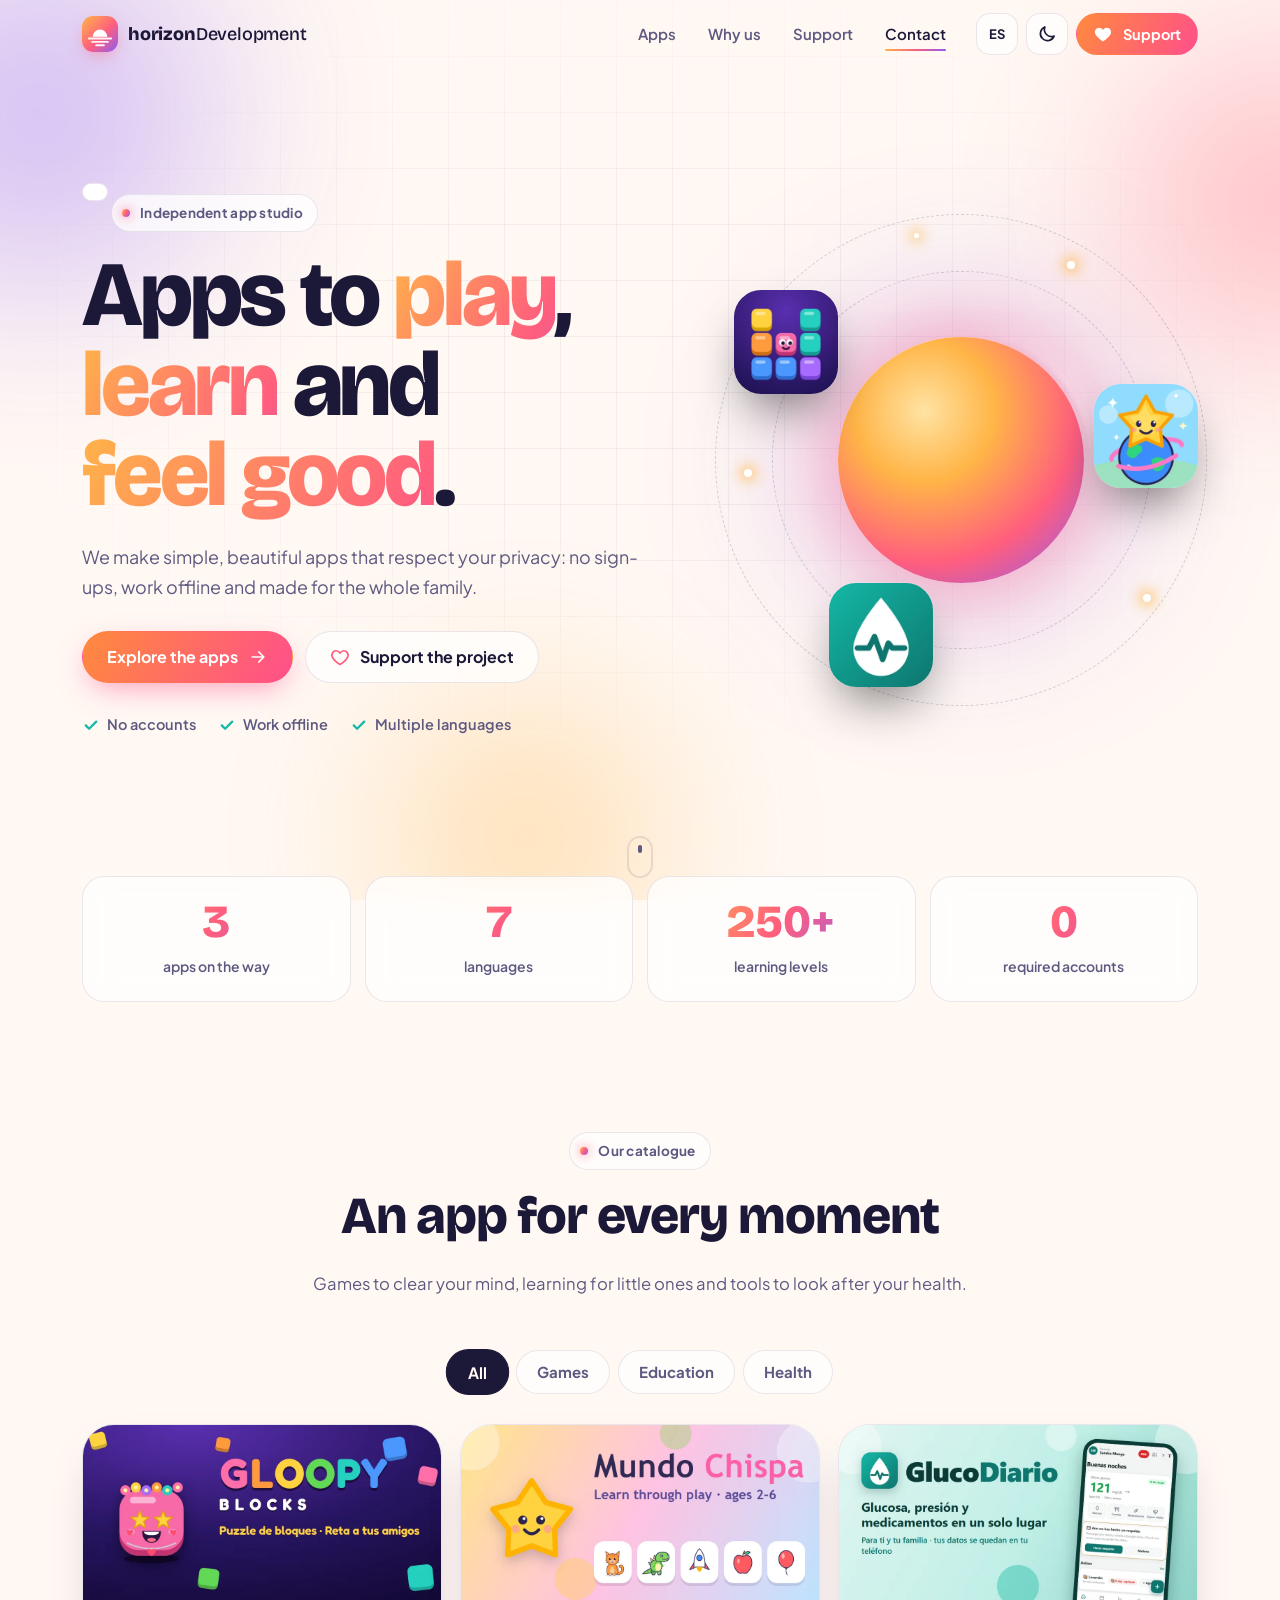
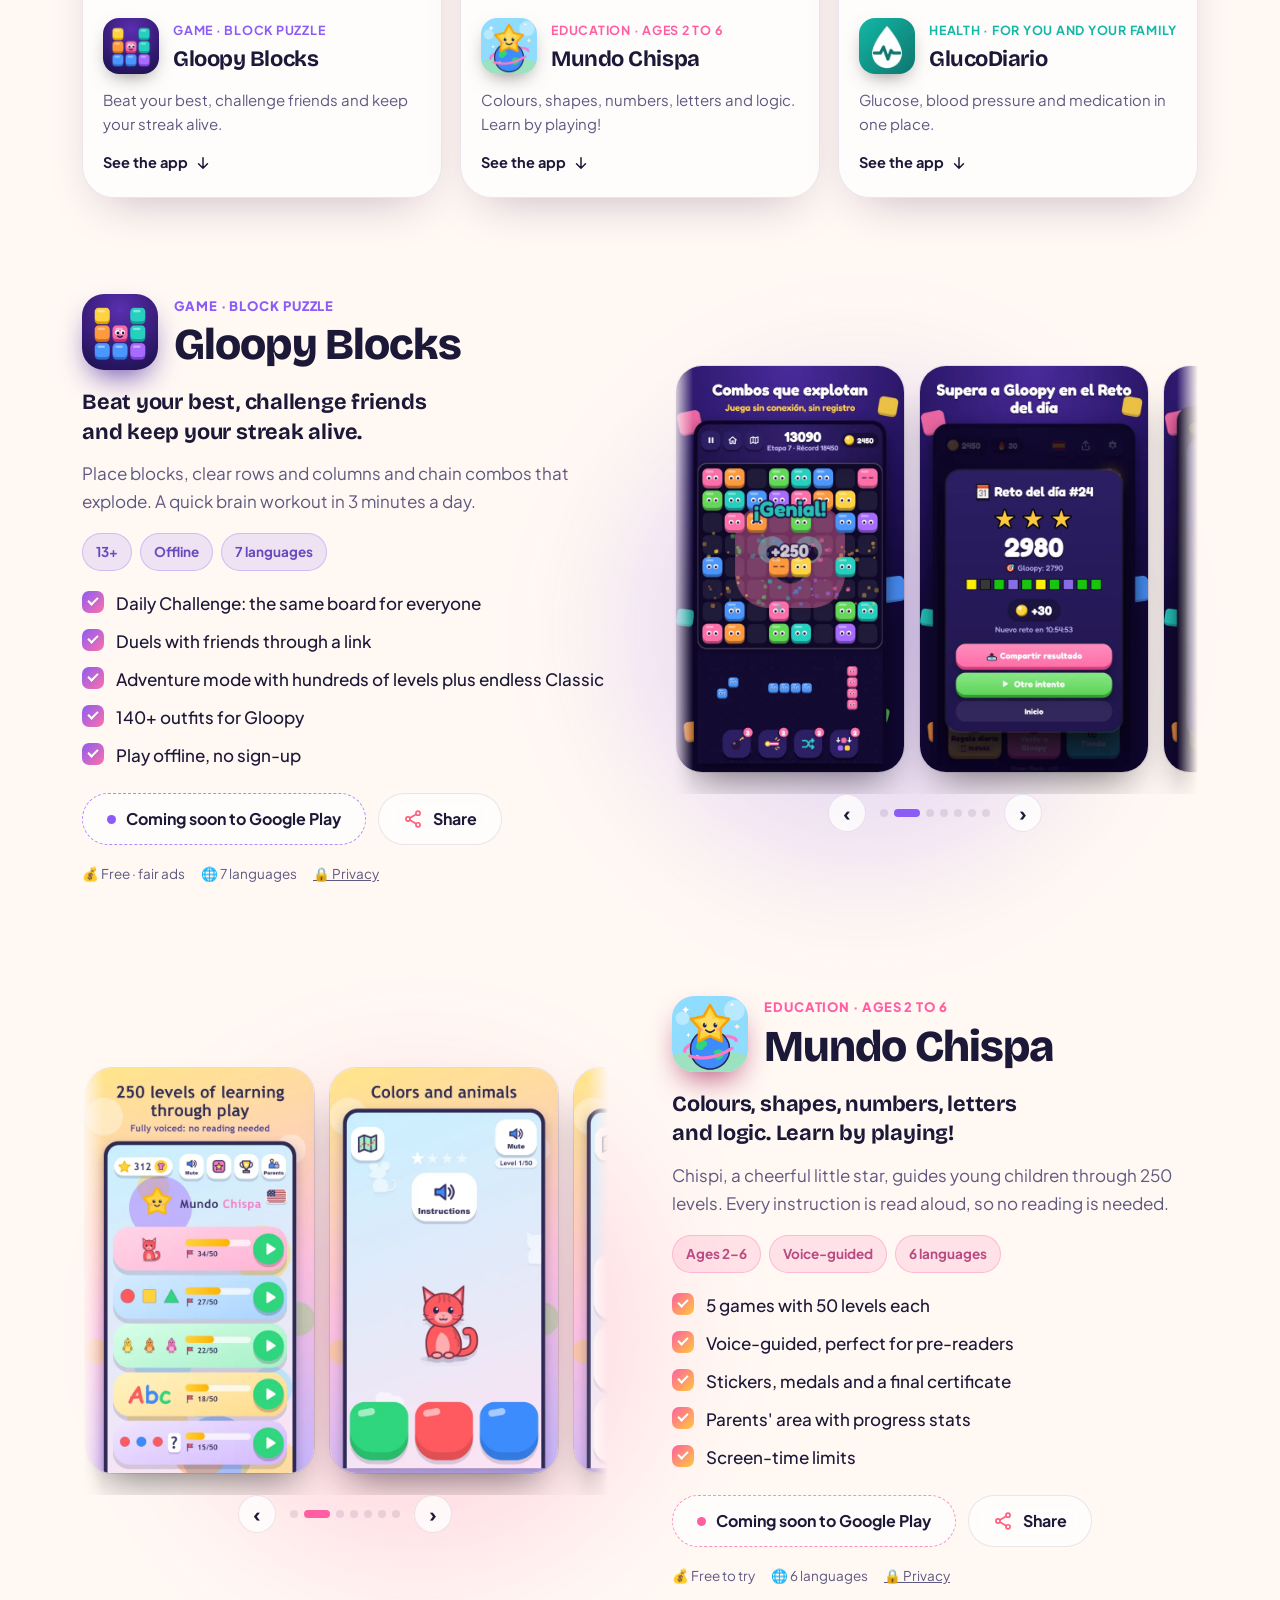
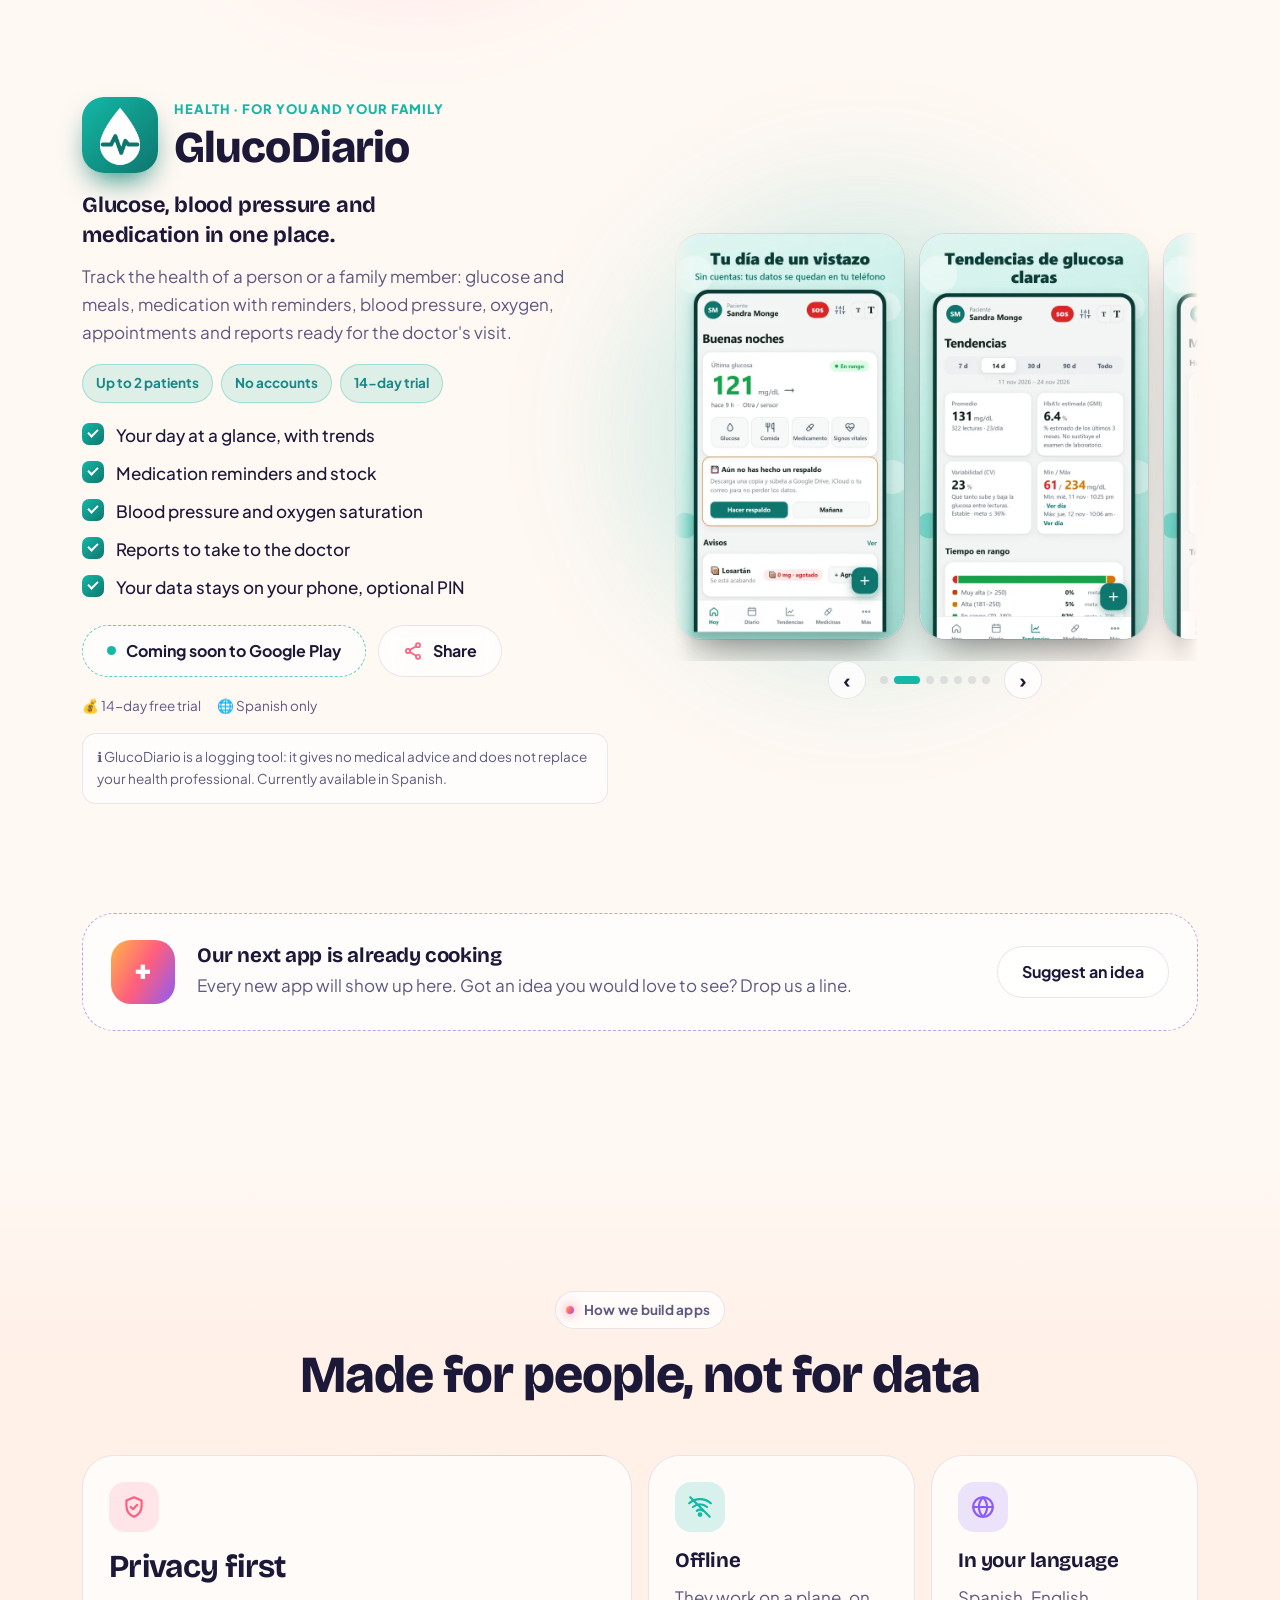
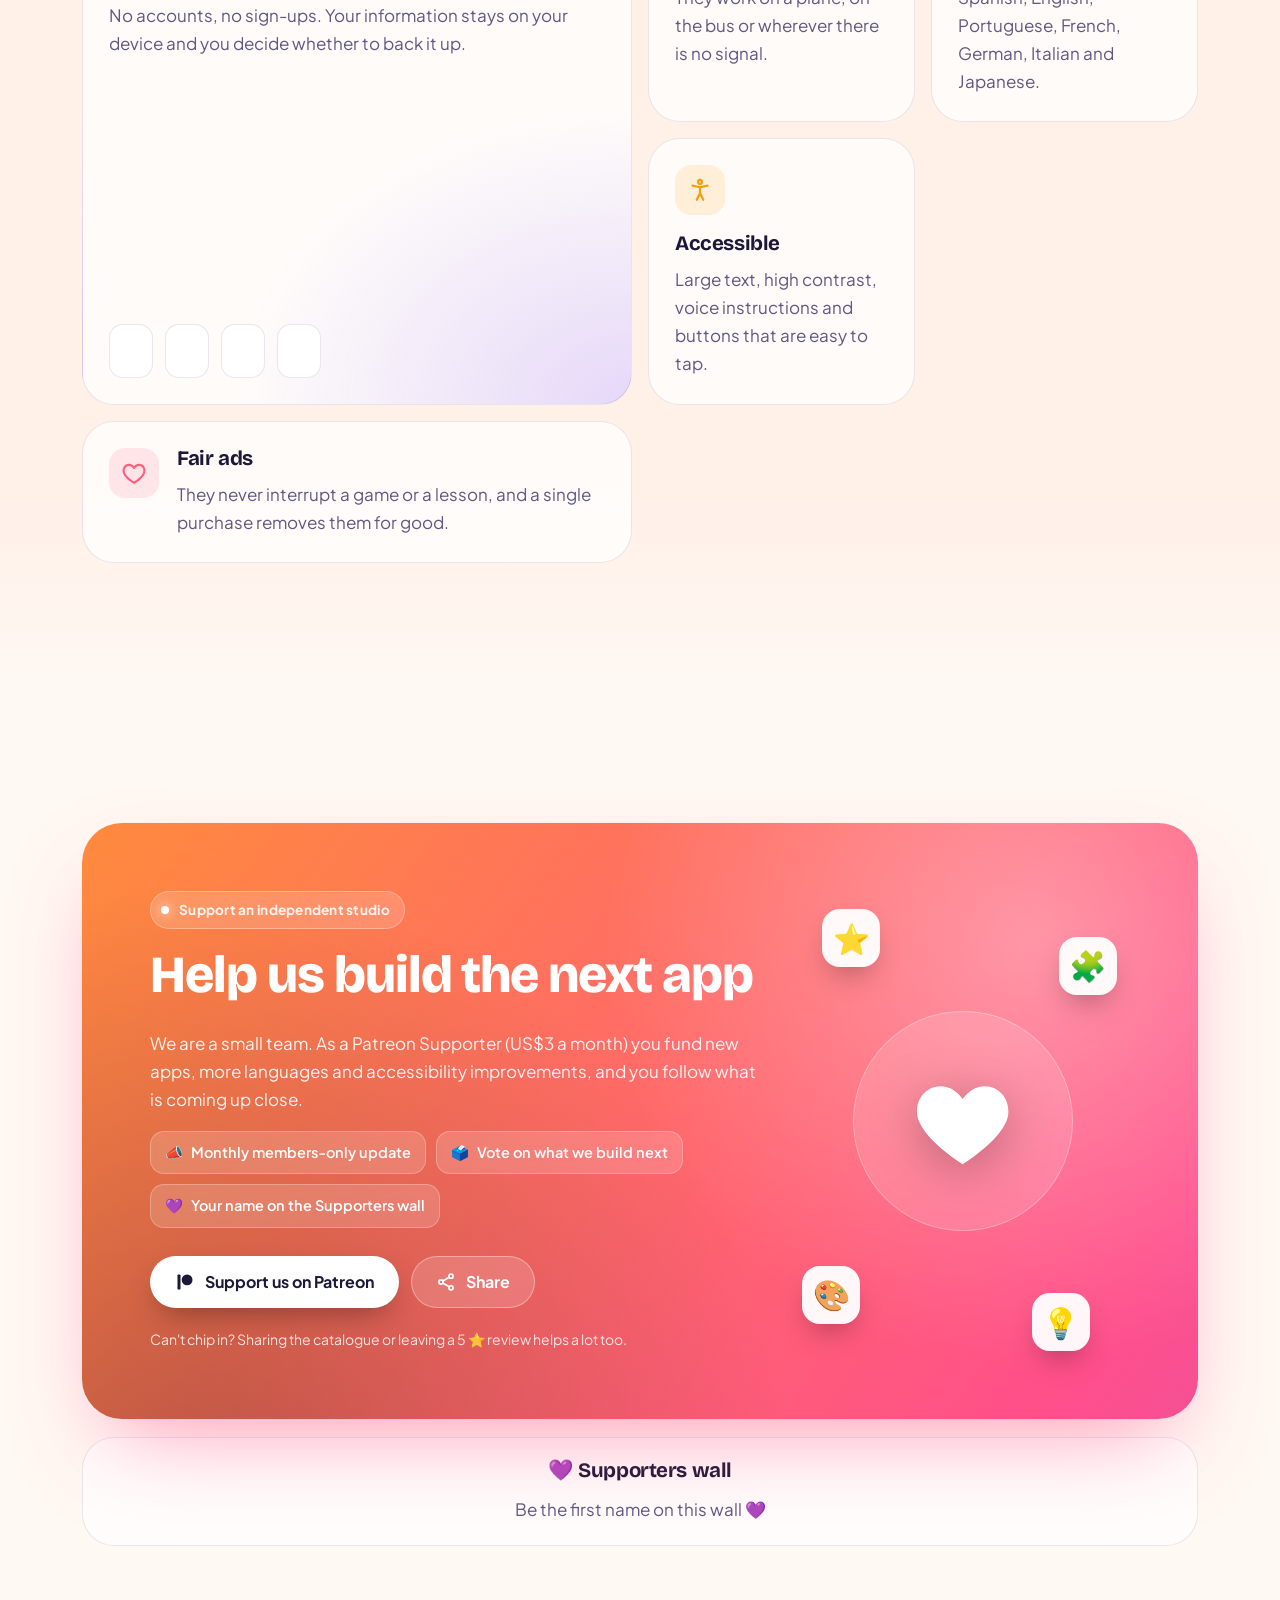
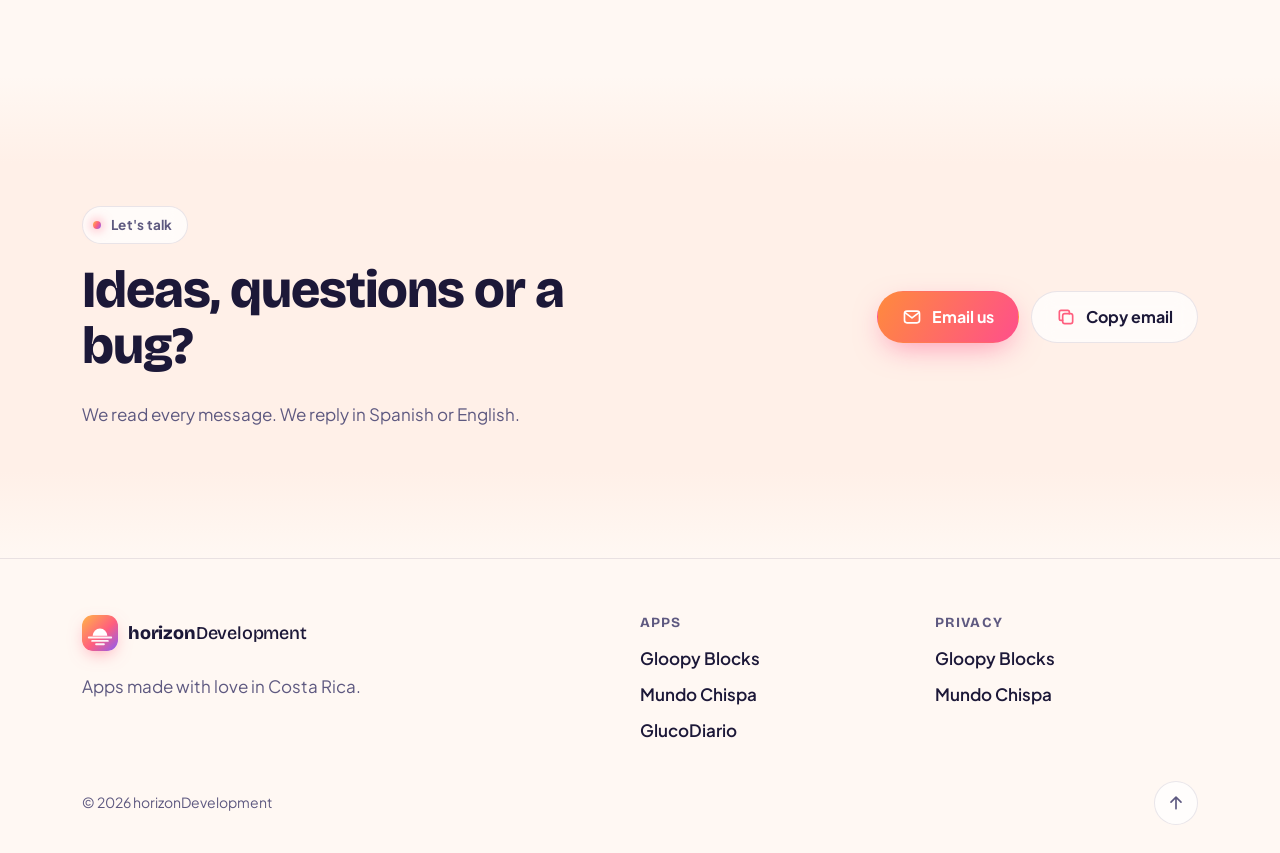
<file: index.html>
<!doctype html>
<html lang="es" data-theme="dark">
<head>
<meta charset="utf-8">
<meta name="viewport" content="width=device-width, initial-scale=1, viewport-fit=cover">
<title>horizonDevelopment · Apps para jugar, aprender y cuidarte</title>
<meta name="description" content="Estudio independiente de apps: Gloopy Blocks (puzzle), Mundo Chispa (educativa para niños de 2 a 6 años) y GlucoDiario (control de salud). Privacidad primero, sin registro y sin conexión.">
<meta name="theme-color" content="#0B0B1E">
<meta name="color-scheme" content="dark light">
<link rel="canonical" href="https://horizon09222026-dot.github.io/">
<link rel="icon" href="assets/img/favicon.svg" type="image/svg+xml">
<link rel="apple-touch-icon" href="assets/img/icon-192.png">
<link rel="manifest" href="manifest.webmanifest">

<meta property="og:type" content="website">
<meta property="og:site_name" content="horizonDevelopment">
<meta property="og:title" content="horizonDevelopment · Apps para jugar, aprender y cuidarte">
<meta property="og:description" content="Gloopy Blocks, Mundo Chispa y GlucoDiario. Apps hechas con cariño, privacidad primero.">
<meta property="og:url" content="https://horizon09222026-dot.github.io/">
<meta property="og:image" content="https://horizon09222026-dot.github.io/assets/img/og-image.png">
<meta name="twitter:card" content="summary_large_image">

<link rel="preconnect" href="https://fonts.googleapis.com">
<link rel="preconnect" href="https://fonts.gstatic.com" crossorigin>
<link href="https://fonts.googleapis.com/css2?family=Bricolage+Grotesque:opsz,wght@12..96,600;12..96,800&family=Plus+Jakarta+Sans:wght@400;500;600;700&display=swap" rel="stylesheet">
<link rel="stylesheet" href="assets/css/styles.css?v=4">

<script>
  // Tema antes de pintar (evita parpadeo)
  (function () {
    try {
      var t = localStorage.getItem('hd-theme');
      if (!t) t = matchMedia('(prefers-color-scheme: light)').matches ? 'light' : 'dark';
      document.documentElement.dataset.theme = t;
    } catch (e) {}
  })();
</script>
<script type="application/ld+json">
{
  "@context": "https://schema.org",
  "@type": "Organization",
  "name": "horizonDevelopment",
  "url": "https://horizon09222026-dot.github.io/",
  "logo": "https://horizon09222026-dot.github.io/assets/img/icon-512.png",
  "email": "horizon09222026@gmail.com"
}
</script>
<script type="module" src="assets/js/main.js?v=3"></script>
</head>
<body>
<a class="skip" href="#main" data-i18n="skip">Saltar al contenido</a>
<div class="progress" aria-hidden="true"></div>

<header class="nav" id="top">
  <div class="nav__inner">
    <a class="brand" href="#top" aria-label="horizonDevelopment">
      <svg class="brand__mark" viewBox="0 0 64 64" aria-hidden="true"><use href="#logo"/></svg>
      <span class="brand__text"><b>horizon</b>Development</span>
    </a>
    <nav class="nav__links" aria-label="Principal">
      <a href="#apps" data-i18n="nav.apps">Apps</a>
      <a href="#why" data-i18n="nav.why">Por qué</a>
      <a href="#support" data-i18n="nav.support">Apóyanos</a>
      <a href="#contact" data-i18n="nav.contact">Contacto</a>
    </nav>
    <div class="nav__tools">
      <button class="icon-btn" id="langBtn" type="button" aria-label="Cambiar idioma / Change language"><span id="langLabel">EN</span></button>
      <button class="icon-btn" id="themeBtn" type="button" aria-label="Cambiar tema claro u oscuro">
        <svg class="i-sun" viewBox="0 0 24 24" aria-hidden="true"><circle cx="12" cy="12" r="4.5"/><path d="M12 2v2.5M12 19.5V22M2 12h2.5M19.5 12H22M4.9 4.9l1.8 1.8M17.3 17.3l1.8 1.8M4.9 19.1l1.8-1.8M17.3 6.7l1.8-1.8"/></svg>
        <svg class="i-moon" viewBox="0 0 24 24" aria-hidden="true"><path d="M20.5 14.5A8.5 8.5 0 0 1 9.5 3.5a8.5 8.5 0 1 0 11 11z"/></svg>
      </button>
      <a class="btn btn--sm btn--heart nav__cta" href="#support"><svg viewBox="0 0 24 24" aria-hidden="true"><use href="#heart"/></svg><span data-i18n="nav.cta">Apoyar</span></a>
      <button class="icon-btn nav__burger" id="menuBtn" type="button" aria-expanded="false" aria-controls="mobileMenu" aria-label="Menú"><span></span><span></span></button>
    </div>
  </div>
  <nav class="mobile-menu" id="mobileMenu" aria-label="Menú móvil">
    <a href="#apps" data-i18n="nav.apps">Apps</a>
    <a href="#why" data-i18n="nav.why">Por qué</a>
    <a href="#support" data-i18n="nav.support">Apóyanos</a>
    <a href="#contact" data-i18n="nav.contact">Contacto</a>
    <a class="btn btn--heart mobile-menu__cta" href="#support"><svg viewBox="0 0 24 24" aria-hidden="true"><use href="#heart"/></svg><span data-i18n="nav.cta">Apoyar</span></a>
  </nav>
</header>

<main id="main">
  <!-- HERO -->
  <section class="hero">
    <div class="aurora" aria-hidden="true"><i></i><i></i><i></i></div>
    <div class="grid-bg" aria-hidden="true"></div>
    <div class="wrap hero__inner">
      <div class="hero__copy">
        <div class="from-banner" id="fromBanner" hidden></div>
        <p class="eyebrow reveal"><span class="dot"></span><span data-i18n="hero.eyebrow">Estudio independiente de apps</span></p>
        <h1 class="hero__title reveal" data-i18n-html="hero.title">Apps para <span class="grad">jugar</span>, <span class="grad">aprender</span> y <span class="grad">cuidarte</span>.</h1>
        <p class="hero__lead reveal" data-i18n="hero.lead">Creamos apps sencillas, bonitas y respetuosas con tu privacidad: sin registros, sin conexión y pensadas para toda la familia.</p>
        <div class="hero__ctas reveal">
          <a class="btn btn--primary" href="#apps"><span data-i18n="hero.cta1">Descubre las apps</span><svg viewBox="0 0 24 24" aria-hidden="true"><path d="M5 12h14M13 6l6 6-6 6"/></svg></a>
          <a class="btn btn--ghost" href="#support"><svg viewBox="0 0 24 24" aria-hidden="true"><use href="#heart"/></svg><span data-i18n="hero.cta2">Apoya el proyecto</span></a>
        </div>
        <ul class="hero__trust reveal">
          <li><svg viewBox="0 0 24 24" aria-hidden="true"><use href="#check"/></svg><span data-i18n="hero.t1">Sin cuentas</span></li>
          <li><svg viewBox="0 0 24 24" aria-hidden="true"><use href="#check"/></svg><span data-i18n="hero.t2">Funcionan sin internet</span></li>
          <li><svg viewBox="0 0 24 24" aria-hidden="true"><use href="#check"/></svg><span data-i18n="hero.t3">Varios idiomas</span></li>
        </ul>
      </div>
      <div class="hero__art" aria-hidden="true">
        <div class="orbit">
          <div class="ring r1"></div><div class="ring r2"></div>
          <div class="sun"></div>
          <a class="float-icon fi-1" href="#app-gloopy" tabindex="-1"><img src="assets/img/apps/gloopy/icon.webp" alt="" width="128" height="128"></a>
          <a class="float-icon fi-2" href="#app-mundo-chispa" tabindex="-1"><img src="assets/img/apps/mundo-chispa/icon.webp" alt="" width="128" height="128"></a>
          <a class="float-icon fi-3" href="#app-glucodiario" tabindex="-1"><img src="assets/img/apps/glucodiario/icon.webp" alt="" width="128" height="128"></a>
          <span class="spark s1"></span><span class="spark s2"></span><span class="spark s3"></span><span class="spark s4"></span>
        </div>
      </div>
    </div>
    <a class="scroll-cue" href="#apps" aria-label="Bajar"><span></span></a>
  </section>

  <!-- STATS -->
  <section class="stats wrap" aria-label="En números">
    <div class="stat reveal"><b data-count="3">3</b><span data-i18n="stats.apps">apps en camino</span></div>
    <div class="stat reveal"><b data-count="7">7</b><span data-i18n="stats.langs">idiomas</span></div>
    <div class="stat reveal"><b data-count="250" data-suffix="+">250+</b><span data-i18n="stats.levels">niveles para aprender</span></div>
    <div class="stat reveal"><b data-count="0">0</b><span data-i18n="stats.accounts">cuentas obligatorias</span></div>
  </section>

  <!-- APPS -->
  <section class="section" id="apps">
    <div class="wrap">
      <header class="section__head reveal">
        <p class="eyebrow"><span class="dot"></span><span data-i18n="apps.eyebrow">Nuestro catálogo</span></p>
        <h2 data-i18n="apps.title">Una app para cada momento</h2>
        <p data-i18n="apps.lead">Juegos para despejar la mente, aprendizaje para los peques y herramientas para cuidar tu salud.</p>
      </header>
      <div class="filters reveal" role="group" aria-label="Filtrar apps">
        <button class="chip is-active" type="button" aria-pressed="true" data-filter="all" data-i18n="filter.all">Todas</button>
        <button class="chip" type="button" aria-pressed="false" data-filter="games" data-i18n="filter.games">Juegos</button>
        <button class="chip" type="button" aria-pressed="false" data-filter="education" data-i18n="filter.education">Educación</button>
        <button class="chip" type="button" aria-pressed="false" data-filter="health" data-i18n="filter.health">Salud</button>
      </div>

      <div class="cards" id="cards"></div>
      <div class="spotlights" id="spotlights">
        <noscript><p>Gloopy Blocks · Mundo Chispa · GlucoDiario</p></noscript>
      </div>

      <article class="soon-card reveal">
        <div class="soon-card__icon" aria-hidden="true">+</div>
        <div class="soon-card__text">
          <h3 data-i18n="soon.title">La próxima app ya se está cocinando</h3>
          <p data-i18n="soon.text">Cada app nueva aparecerá aquí. ¿Tienes una idea que te gustaría ver? Escríbenos.</p>
        </div>
        <a class="btn btn--ghost" href="#contact" data-i18n="soon.cta">Proponer una idea</a>
      </article>
    </div>
  </section>

  <!-- WHY -->
  <section class="section section--alt" id="why">
    <div class="wrap">
      <header class="section__head reveal">
        <p class="eyebrow"><span class="dot"></span><span data-i18n="why.eyebrow">Nuestra forma de hacer apps</span></p>
        <h2 data-i18n="why.title">Hechas para personas, no para datos</h2>
      </header>
      <div class="bento">
        <article class="tile tile--big reveal">
          <div class="tile__icon"><svg viewBox="0 0 24 24" aria-hidden="true"><path d="M12 3l7 3v5c0 4.5-3 8.3-7 10-4-1.7-7-5.5-7-10V6l7-3z"/><path d="M9 12l2 2 4-4"/></svg></div>
          <h3 data-i18n="why.t1">Privacidad primero</h3>
          <p data-i18n="why.d1">Sin cuentas ni registros. Tu información se queda en tu dispositivo y tú decides si haces un respaldo.</p>
          <div class="pin-anim" aria-hidden="true"><span></span><span></span><span></span><span></span></div>
        </article>
        <article class="tile reveal">
          <div class="tile__icon"><svg viewBox="0 0 24 24" aria-hidden="true"><path d="M2 8.5a15 15 0 0 1 20 0M5.5 12a10 10 0 0 1 13 0M9 15.5a5 5 0 0 1 6 0"/><circle cx="12" cy="19" r="1.2"/><path d="M3 3l18 18"/></svg></div>
          <h3 data-i18n="why.t2">Sin internet</h3>
          <p data-i18n="why.d2">Funcionan en el avión, en el bus o donde no hay señal.</p>
        </article>
        <article class="tile reveal">
          <div class="tile__icon"><svg viewBox="0 0 24 24" aria-hidden="true"><circle cx="12" cy="12" r="9"/><path d="M3 12h18M12 3c2.5 2.6 3.8 5.6 3.8 9s-1.3 6.4-3.8 9c-2.5-2.6-3.8-5.6-3.8-9S9.5 5.6 12 3z"/></svg></div>
          <h3 data-i18n="why.t3">En tu idioma</h3>
          <p data-i18n="why.d3">Español, inglés, portugués, francés, alemán, italiano y japonés.</p>
        </article>
        <article class="tile reveal">
          <div class="tile__icon"><svg viewBox="0 0 24 24" aria-hidden="true"><circle cx="12" cy="4.5" r="1.8"/><path d="M5 8l7 1.5L19 8M12 9.5V15m0 0l-3 6m3-6l3 6"/></svg></div>
          <h3 data-i18n="why.t4">Accesibles</h3>
          <p data-i18n="why.d4">Texto grande, alto contraste, instrucciones con voz y botones fáciles de tocar.</p>
        </article>
        <article class="tile tile--wide reveal">
          <div class="tile__icon"><svg viewBox="0 0 24 24" aria-hidden="true"><path d="M12 21s-7.5-4.6-9.3-9.2C1.4 8.4 3.6 4.5 7.3 4.5c2 0 3.5 1.1 4.7 2.7 1.2-1.6 2.7-2.7 4.7-2.7 3.7 0 5.9 3.9 4.6 7.3C19.5 16.4 12 21 12 21z"/></svg></div>
          <div>
            <h3 data-i18n="why.t5">Anuncios justos</h3>
            <p data-i18n="why.d5">Nunca interrumpen en medio de una partida o una lección, y con un solo pago los quitas para siempre.</p>
          </div>
        </article>
      </div>
    </div>
  </section>

  <!-- SUPPORT -->
  <section class="section" id="support">
    <div class="wrap">
      <div class="support reveal">
        <div class="support__bg" aria-hidden="true"></div>
        <div class="support__copy">
          <p class="eyebrow eyebrow--light"><span class="dot"></span><span data-i18n="support.eyebrow">Apoya a un estudio independiente</span></p>
          <h2 data-i18n="support.title">Ayúdanos a crear la próxima app</h2>
          <p data-i18n="support.text">Somos un equipo pequeño. Como Supporter en Patreon (US$3 al mes) financias nuevas apps, más idiomas y mejoras de accesibilidad, y nos acompañas de cerca en lo que viene.</p>
          <ul class="perks">
            <li><span aria-hidden="true">📣</span><span data-i18n="support.p1">Avance mensual solo para miembros</span></li>
            <li><span aria-hidden="true">🗳️</span><span data-i18n="support.p2">Vota qué creamos después</span></li>
            <li><span aria-hidden="true">💜</span><span data-i18n="support.p3">Tu nombre en el muro de Supporters</span></li>
          </ul>
          <div class="support__ctas">
            <a class="btn btn--patreon" id="patreonBtn" href="#support" aria-disabled="true">
              <svg viewBox="0 0 24 24" aria-hidden="true"><circle cx="14.5" cy="9.5" r="6.5" fill="currentColor" stroke="none"/><rect x="3" y="3" width="3.6" height="18" rx="1" fill="currentColor" stroke="none"/></svg>
              <span id="patreonLabel" data-i18n="support.patreonSoon">Patreon: muy pronto</span>
            </a>
            <button class="btn btn--glass" id="shareBtn" type="button">
              <svg viewBox="0 0 24 24" aria-hidden="true"><circle cx="18" cy="5" r="2.5"/><circle cx="6" cy="12" r="2.5"/><circle cx="18" cy="19" r="2.5"/><path d="M8.2 10.8l7.6-4.4M8.2 13.2l7.6 4.4"/></svg>
              <span data-i18n="support.share">Compartir</span>
            </button>
          </div>
          <p class="support__small" data-i18n="support.small">¿No puedes aportar? Compartir el catálogo o dejar una reseña de 5 ⭐ también nos ayuda muchísimo.</p>
        </div>
        <div class="support__art" aria-hidden="true">
          <div class="heart-big"><svg viewBox="0 0 24 24"><use href="#heart"/></svg></div>
          <span class="bubble b1">⭐</span><span class="bubble b2">🧩</span><span class="bubble b3">🎨</span><span class="bubble b4">💡</span>
        </div>
      </div>
      <div class="wall reveal" id="wall">
        <h3><span aria-hidden="true">💜</span> <span data-i18n="wall.title">Muro de Supporters</span></h3>
        <ul class="wall__list" id="wallList"></ul>
        <p class="wall__empty" id="wallEmpty" data-i18n="wall.empty">Sé la primera persona en aparecer aquí 💜</p>
      </div>
    </div>
  </section>

  <!-- CONTACT -->
  <section class="section section--alt" id="contact">
    <div class="wrap contact reveal">
      <div>
        <p class="eyebrow"><span class="dot"></span><span data-i18n="contact.eyebrow">Hablemos</span></p>
        <h2 data-i18n="contact.title">¿Ideas, dudas o un error?</h2>
        <p data-i18n="contact.text">Leemos cada mensaje. Respondemos en español o inglés.</p>
      </div>
      <div class="contact__actions">
        <a class="btn btn--primary" href="mailto:horizon09222026@gmail.com"><svg viewBox="0 0 24 24" aria-hidden="true"><rect x="3" y="5" width="18" height="14" rx="3"/><path d="M4 7l8 6 8-6"/></svg><span data-i18n="contact.write">Escríbenos</span></a>
        <button class="btn btn--ghost" id="copyMail" type="button"><svg viewBox="0 0 24 24" aria-hidden="true"><rect x="8" y="8" width="12" height="12" rx="2.5"/><path d="M16 8V6a2 2 0 0 0-2-2H6a2 2 0 0 0-2 2v8a2 2 0 0 0 2 2h2"/></svg><span data-i18n="contact.copy">Copiar correo</span></button>
      </div>
    </div>
  </section>
</main>

<footer class="footer">
  <div class="wrap footer__inner">
    <div class="footer__brand">
      <a class="brand" href="#top"><svg class="brand__mark" viewBox="0 0 64 64" aria-hidden="true"><use href="#logo"/></svg><span class="brand__text"><b>horizon</b>Development</span></a>
      <p data-i18n="footer.tag">Apps hechas con cariño en Costa Rica.</p>
    </div>
    <nav class="footer__col" aria-label="Apps">
      <h4 data-i18n="footer.apps">Apps</h4>
      <a href="#app-gloopy">Gloopy Blocks</a>
      <a href="#app-mundo-chispa">Mundo Chispa</a>
      <a href="#app-glucodiario">GlucoDiario</a>
    </nav>
    <nav class="footer__col" aria-label="Privacidad">
      <h4 data-i18n="footer.legal">Privacidad</h4>
      <a href="https://horizon09222026-dot.github.io/gloopy-blocks-legal/privacy.html">Gloopy Blocks</a>
      <a href="mundo-chispa/privacidad/">Mundo Chispa</a>
    </nav>
  </div>
  <div class="wrap footer__bottom">
    <span>© <span id="year">2026</span> horizonDevelopment</span>
    <a href="#top" class="to-top" aria-label="Volver arriba"><svg viewBox="0 0 24 24" aria-hidden="true"><path d="M12 19V5M6 11l6-6 6 6"/></svg></a>
  </div>
</footer>

<!-- Visor de capturas -->
<dialog class="lightbox" id="lightbox" aria-label="Captura de pantalla">
  <button class="lightbox__close icon-btn" type="button" aria-label="Cerrar" data-close>✕</button>
  <button class="lightbox__nav prev icon-btn" type="button" aria-label="Anterior">‹</button>
  <img id="lightboxImg" alt="">
  <button class="lightbox__nav next icon-btn" type="button" aria-label="Siguiente">›</button>
  <p class="lightbox__count" id="lightboxCount"></p>
</dialog>

<div class="toast" id="toast" role="status" aria-live="polite"></div>

<!-- Íconos -->
<svg width="0" height="0" style="position:absolute" aria-hidden="true">
  <defs>
    <linearGradient id="lg-sun" gradientUnits="userSpaceOnUse" x1="0" y1="0" x2="64" y2="64"><stop offset="0" stop-color="#FFB547"/><stop offset=".55" stop-color="#FF5E7E"/><stop offset="1" stop-color="#8B5CF6"/></linearGradient>
    <symbol id="logo" viewBox="0 0 64 64">
      <rect width="64" height="64" rx="16" fill="url(#lg-sun)"/>
      <circle cx="32" cy="37" r="13" fill="#fff"/>
      <rect x="6" y="37" width="52" height="21" fill="url(#lg-sun)"/>
      <path d="M12 40h40M18 46h28M25 52h14" stroke="#fff" stroke-width="3.2" stroke-linecap="round" opacity=".92"/>
    </symbol>
    <symbol id="heart" viewBox="0 0 24 24"><path d="M12 21s-7.5-4.6-9.3-9.2C1.4 8.4 3.6 4.5 7.3 4.5c2 0 3.5 1.1 4.7 2.7 1.2-1.6 2.7-2.7 4.7-2.7 3.7 0 5.9 3.9 4.6 7.3C19.5 16.4 12 21 12 21z"/></symbol>
    <symbol id="check" viewBox="0 0 24 24"><path d="M5 12.5l4.5 4.5L19 7.5"/></symbol>
  </defs>
</svg>
</body>
</html>
</file>
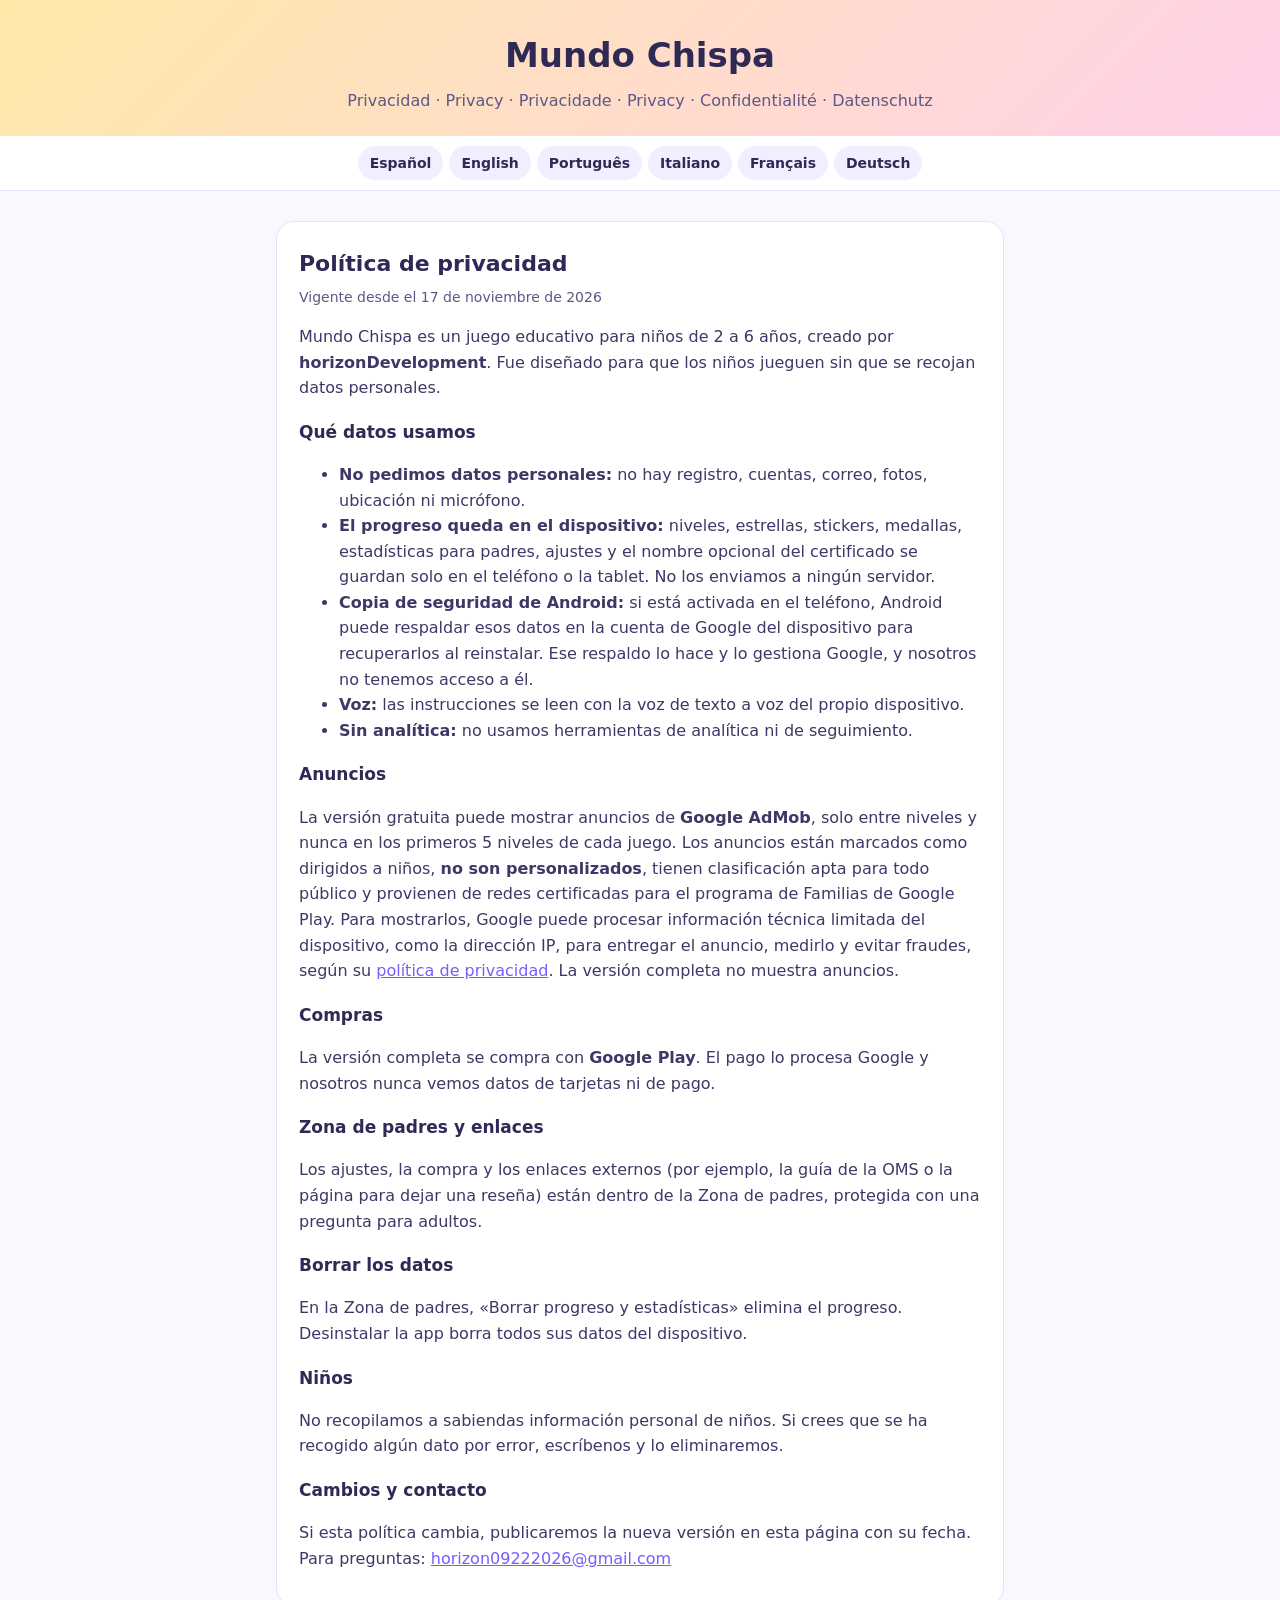
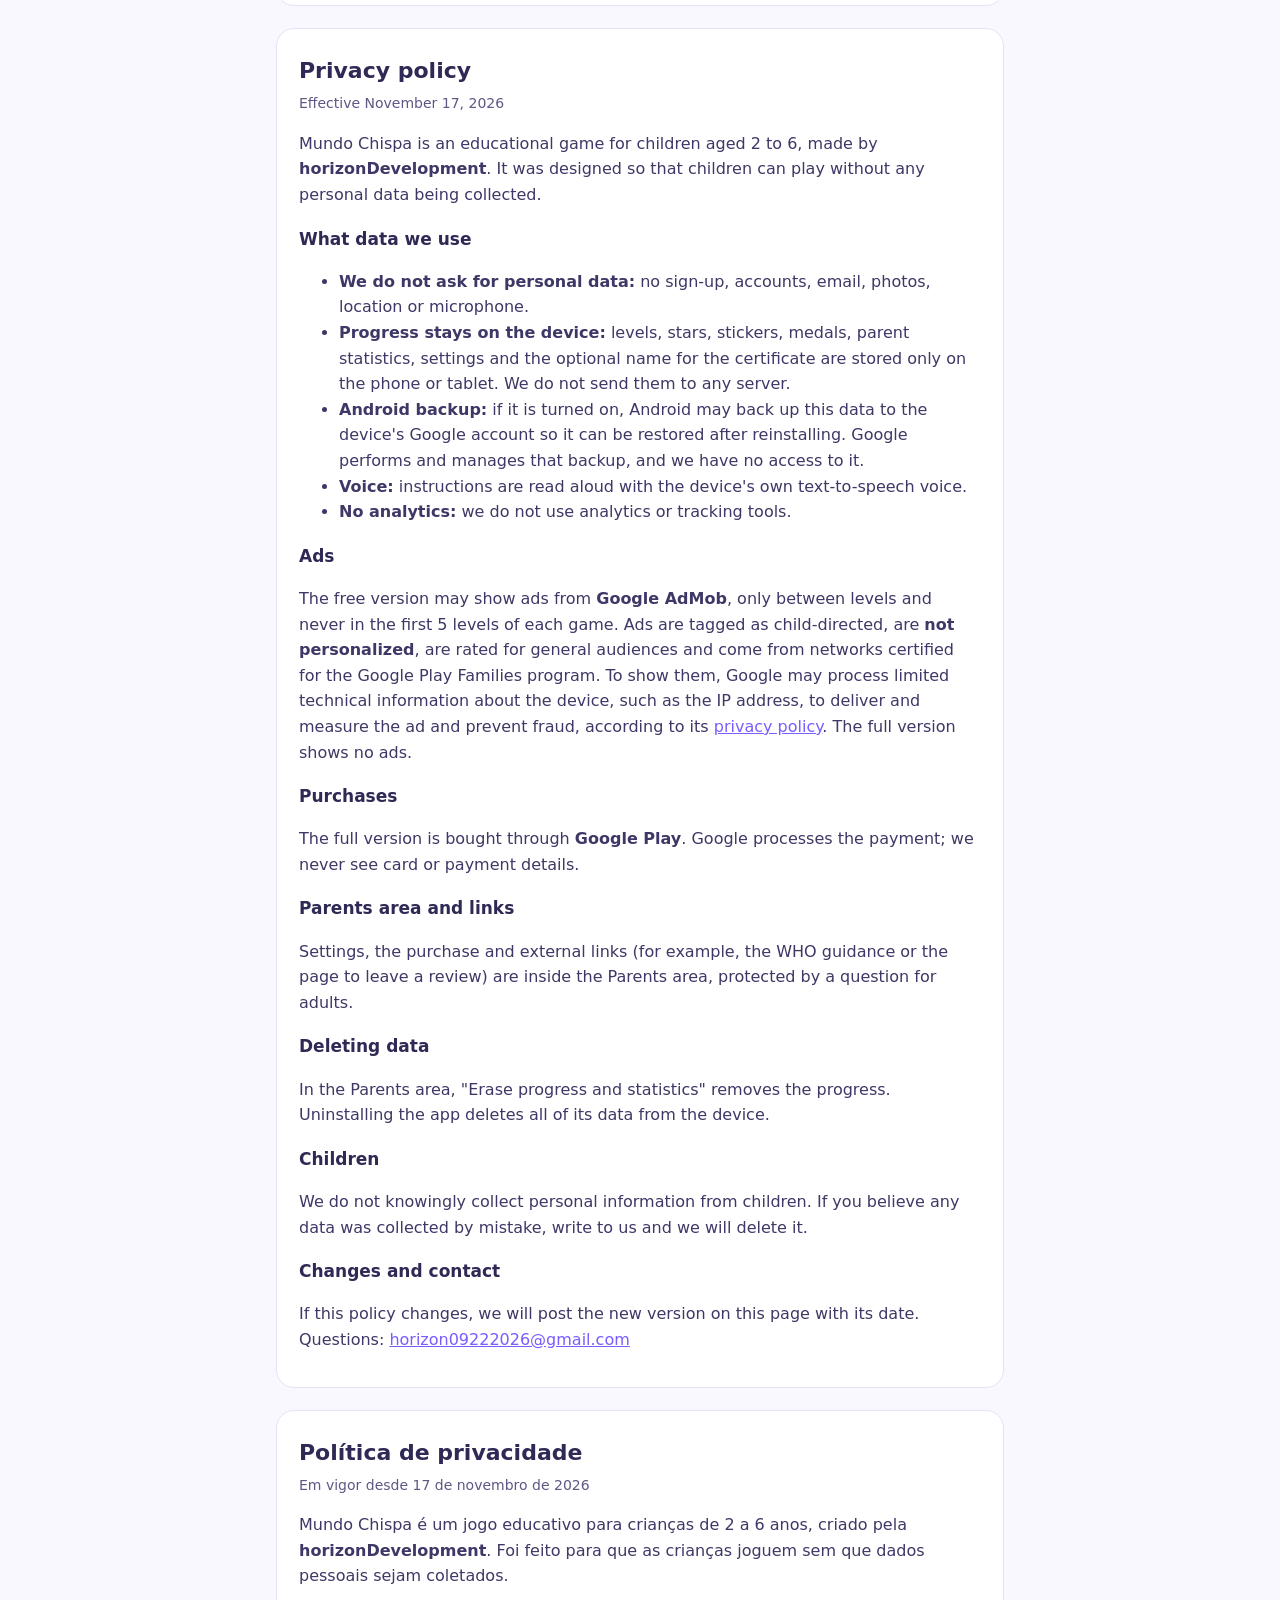
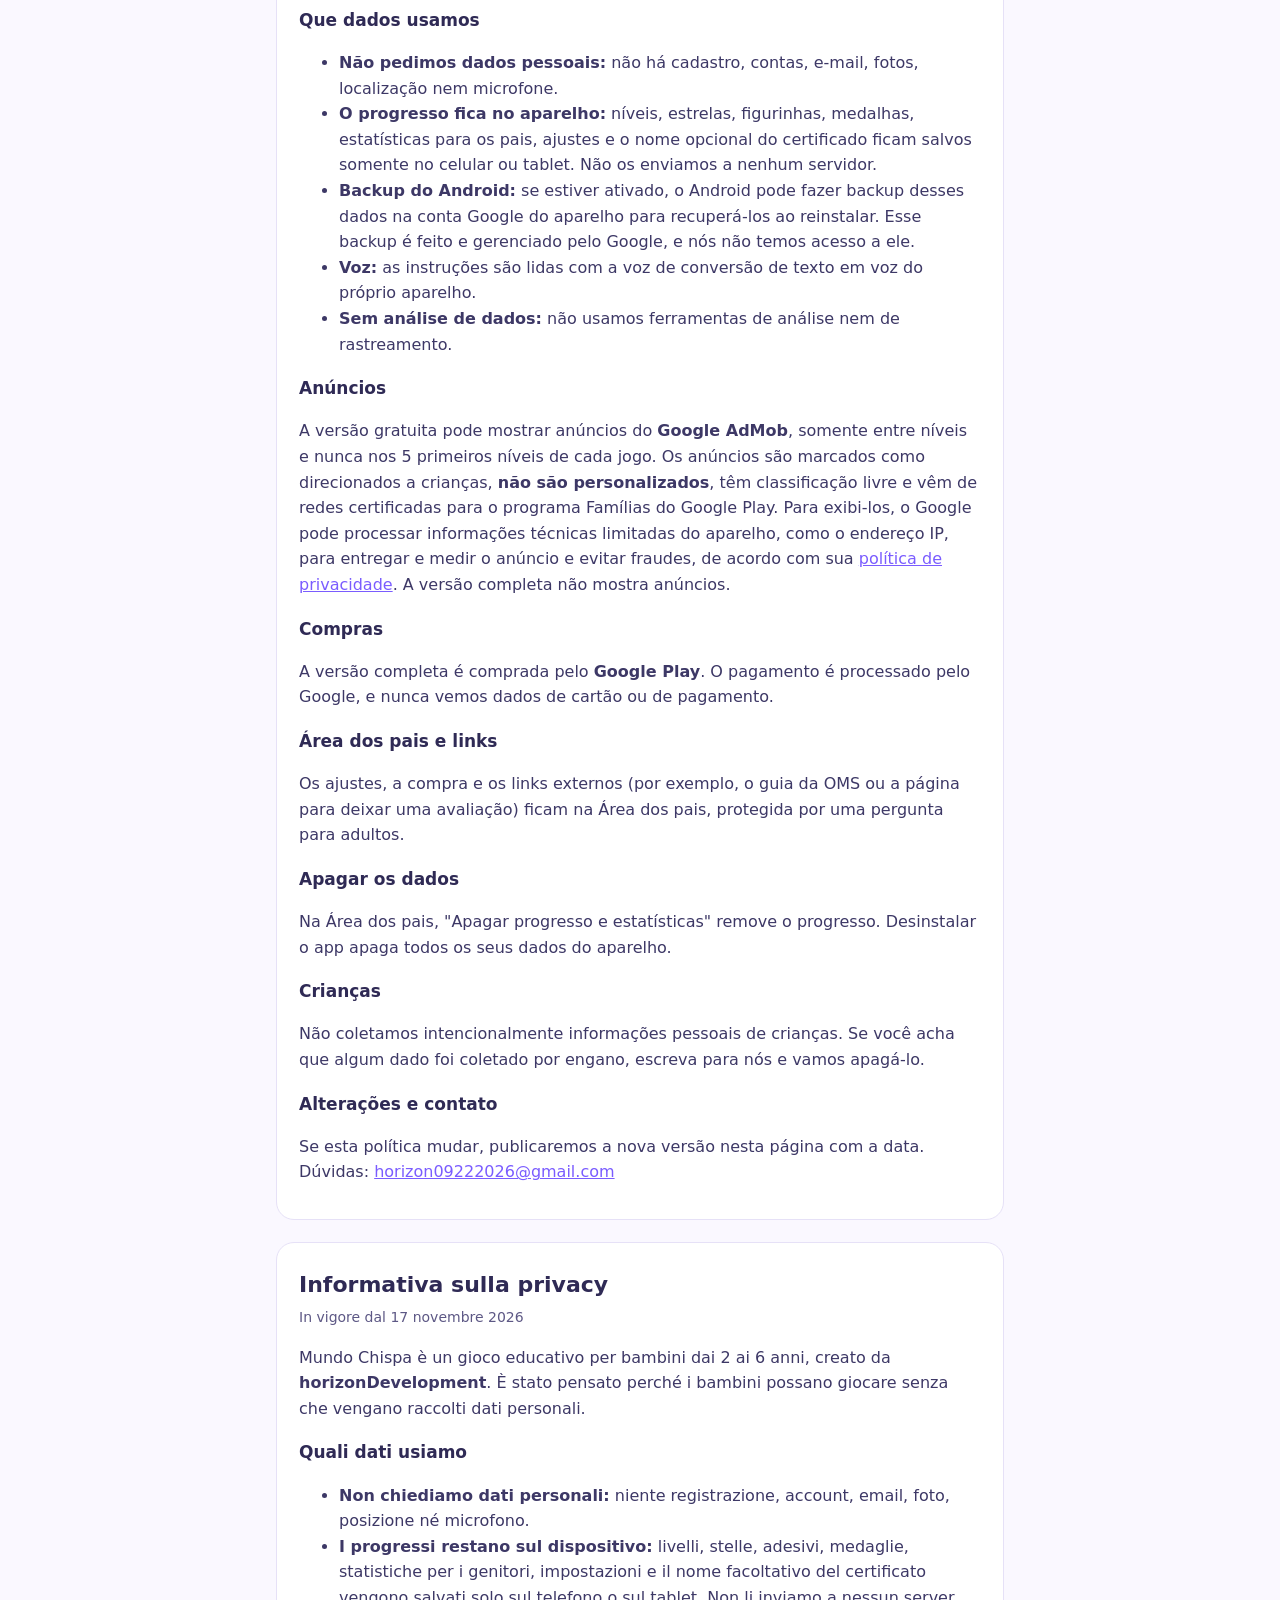
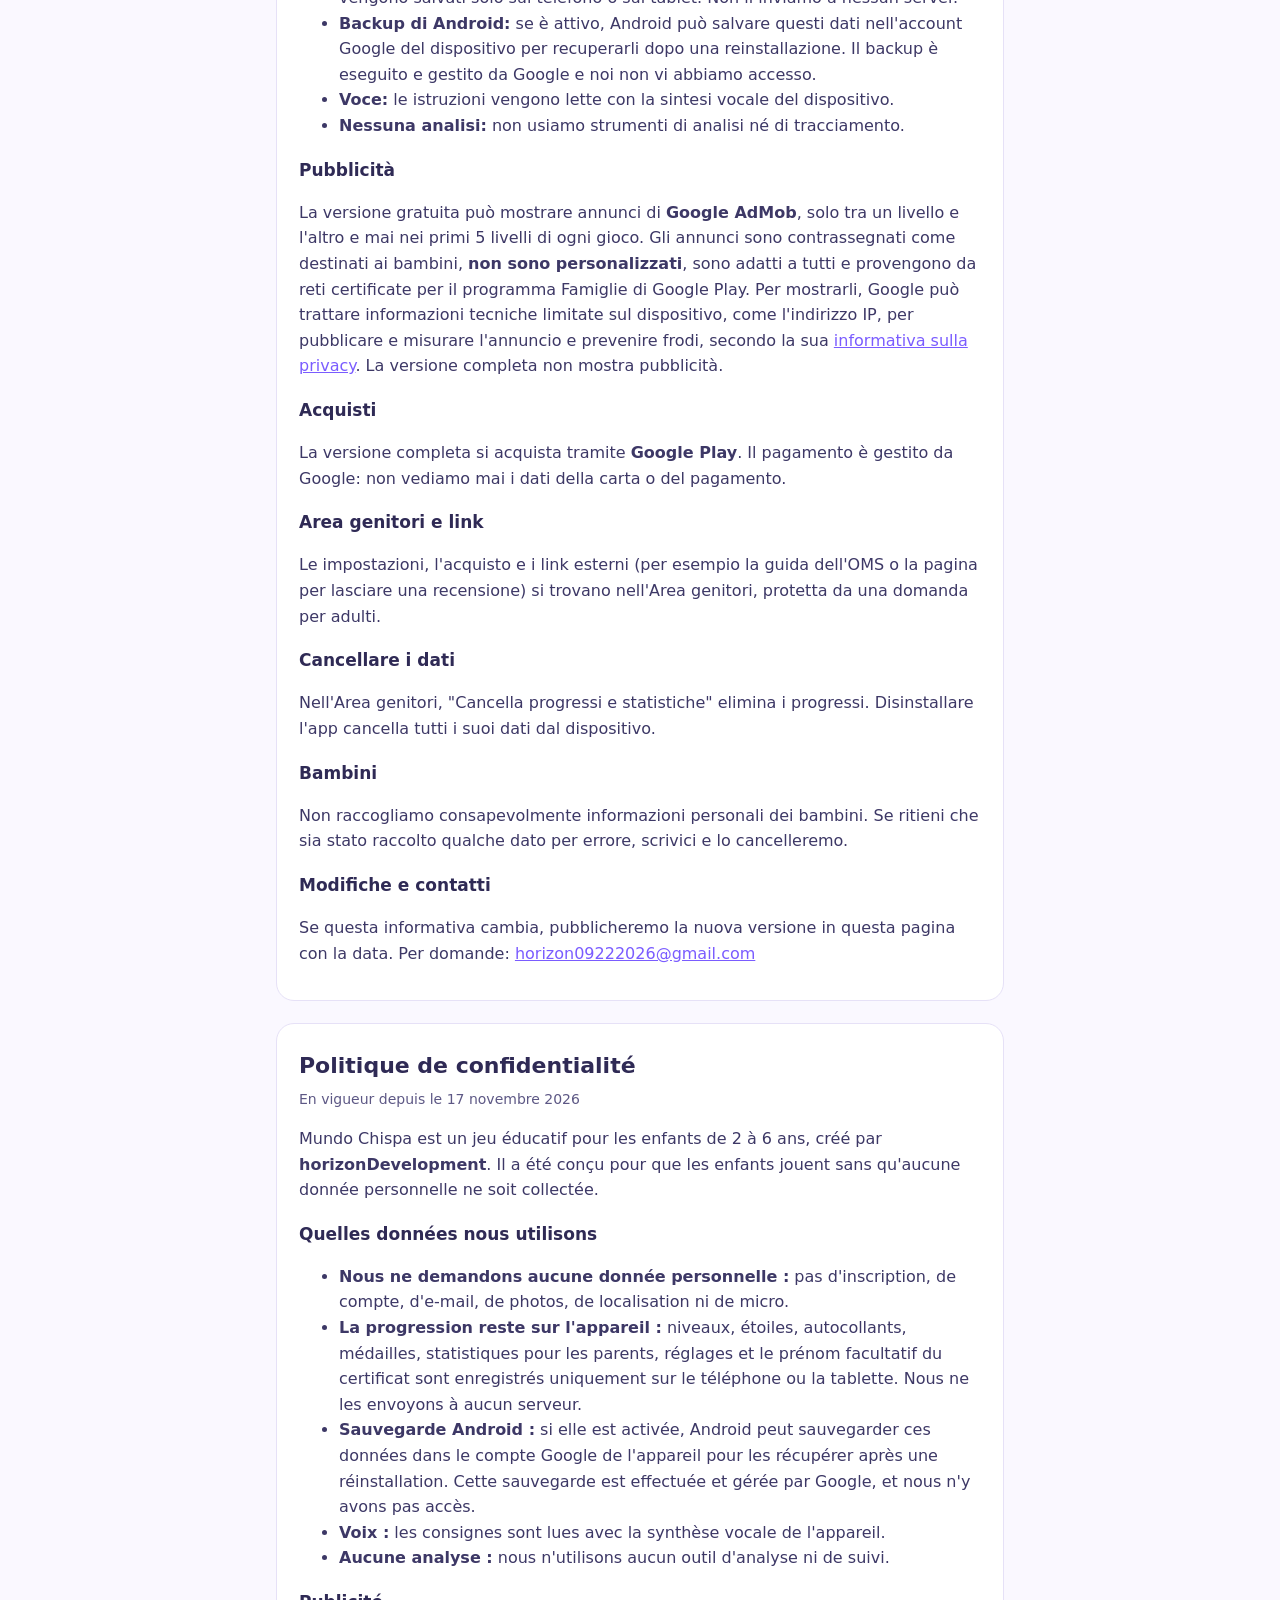
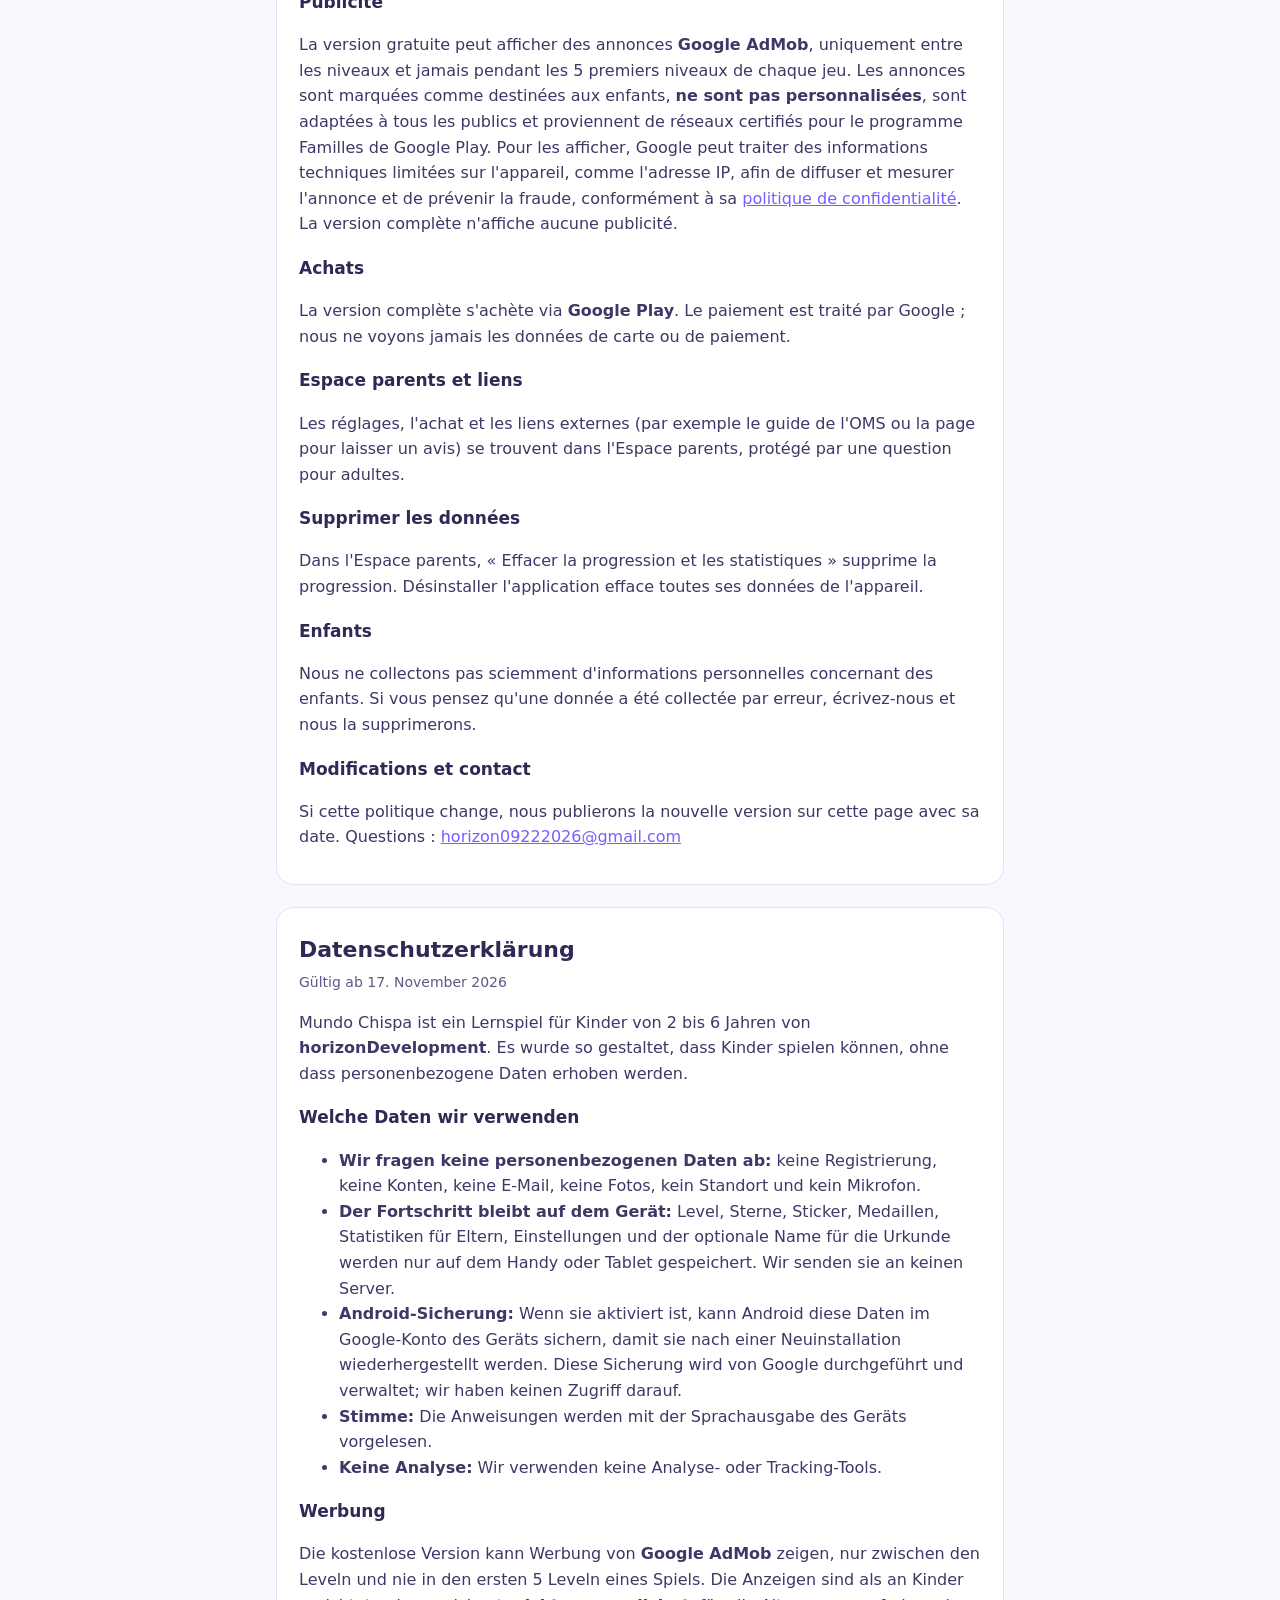
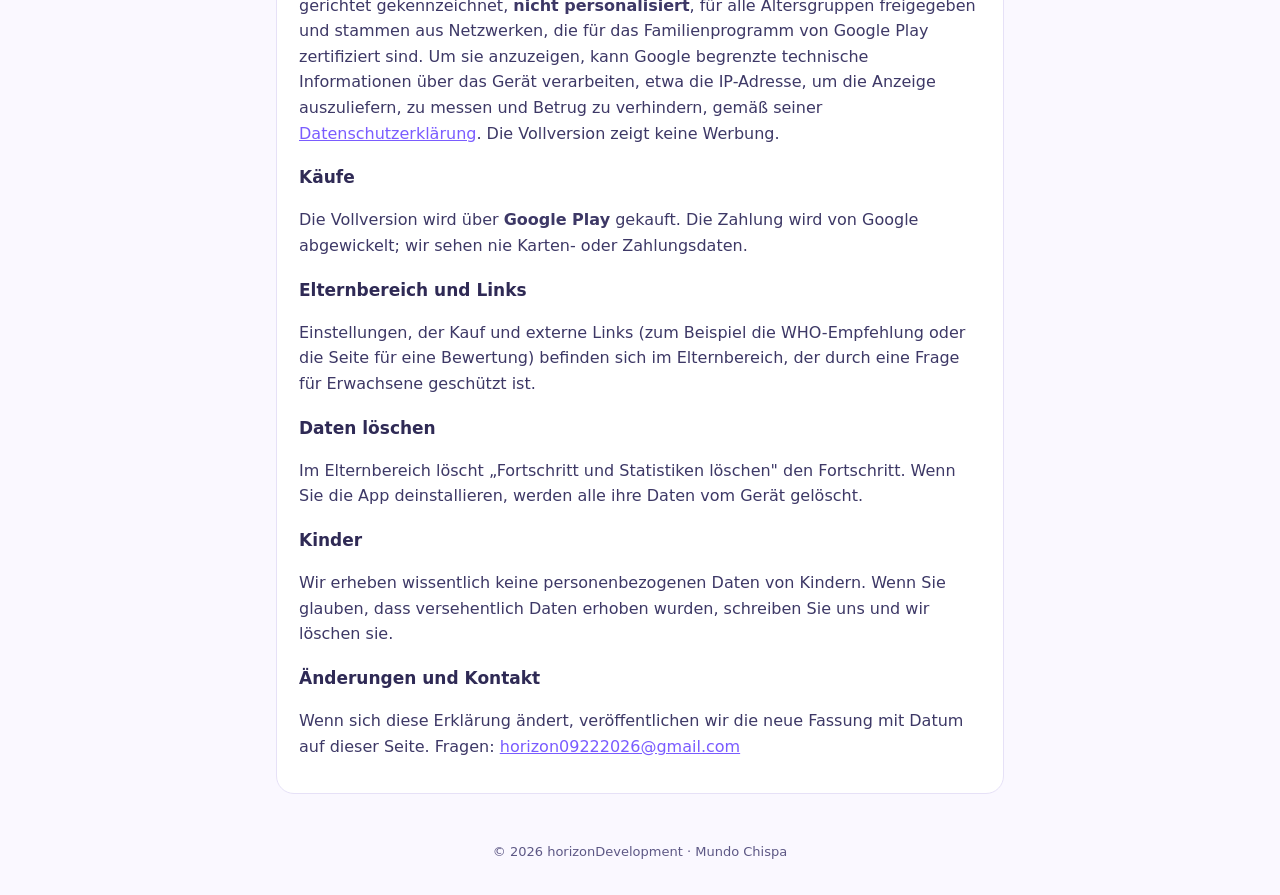
<file: mundo-chispa/privacidad/index.html>
<!doctype html>
<html lang="es">
<head>
<meta charset="utf-8">
<meta name="viewport" content="width=device-width, initial-scale=1">
<title>Mundo Chispa · Política de privacidad</title>
<meta name="description" content="Política de privacidad de la app infantil Mundo Chispa (horizonDevelopment).">
<style>
  :root{--ink:#2f2a55;--soft:#5d5885;--line:#e6e1f7;--bg:#faf8ff;--accent:#7a5cff}
  *{box-sizing:border-box}
  body{margin:0;background:var(--bg);color:var(--ink);font:16px/1.6 system-ui,-apple-system,"Segoe UI",Roboto,sans-serif}
  header{background:linear-gradient(135deg,#ffe9a8,#ffd1ea);padding:28px 16px 22px;text-align:center}
  header h1{margin:0;font-size:clamp(24px,6vw,34px)}
  header p{margin:6px 0 0;color:var(--soft)}
  nav{position:sticky;top:0;background:#fff;border-bottom:1px solid var(--line);display:flex;flex-wrap:wrap;gap:6px;justify-content:center;padding:10px 12px;z-index:2}
  nav a{color:var(--ink);text-decoration:none;font-weight:700;font-size:14px;padding:6px 12px;border-radius:999px;background:#f2eeff}
  nav a:hover{background:#e4dcff}
  main{max-width:760px;margin:0 auto;padding:8px 16px 48px}
  section{background:#fff;border:1px solid var(--line);border-radius:18px;padding:6px 22px 18px;margin-top:22px;scroll-margin-top:64px}
  h2{font-size:22px;margin:18px 0 4px}
  h3{font-size:17px;margin:18px 0 2px}
  p,li{color:#3d3866}
  .date{color:var(--soft);font-size:14px;margin-top:0}
  a{color:var(--accent)}
  footer{text-align:center;color:var(--soft);font-size:13px;padding:0 16px 32px}
</style>
</head>
<body>
<header>
  <h1>Mundo Chispa</h1>
  <p>Privacidad · Privacy · Privacidade · Privacy · Confidentialité · Datenschutz</p>
</header>
<nav>
  <a href="#es">Español</a><a href="#en">English</a><a href="#pt">Português</a><a href="#it">Italiano</a><a href="#fr">Français</a><a href="#de">Deutsch</a>
</nav>
<main>

<section id="es" lang="es">
  <h2>Política de privacidad</h2>
  <p class="date">Vigente desde el 17 de noviembre de 2026</p>
  <p>Mundo Chispa es un juego educativo para niños de 2 a 6 años, creado por <b>horizonDevelopment</b>. Fue diseñado para que los niños jueguen sin que se recojan datos personales.</p>
  <h3>Qué datos usamos</h3>
  <ul>
    <li><b>No pedimos datos personales:</b> no hay registro, cuentas, correo, fotos, ubicación ni micrófono.</li>
    <li><b>El progreso queda en el dispositivo:</b> niveles, estrellas, stickers, medallas, estadísticas para padres, ajustes y el nombre opcional del certificado se guardan solo en el teléfono o la tablet. No los enviamos a ningún servidor.</li>
    <li><b>Copia de seguridad de Android:</b> si está activada en el teléfono, Android puede respaldar esos datos en la cuenta de Google del dispositivo para recuperarlos al reinstalar. Ese respaldo lo hace y lo gestiona Google, y nosotros no tenemos acceso a él.</li>
    <li><b>Voz:</b> las instrucciones se leen con la voz de texto a voz del propio dispositivo.</li>
    <li><b>Sin analítica:</b> no usamos herramientas de analítica ni de seguimiento.</li>
  </ul>
  <h3>Anuncios</h3>
  <p>La versión gratuita puede mostrar anuncios de <b>Google AdMob</b>, solo entre niveles y nunca en los primeros 5 niveles de cada juego. Los anuncios están marcados como dirigidos a niños, <b>no son personalizados</b>, tienen clasificación apta para todo público y provienen de redes certificadas para el programa de Familias de Google Play. Para mostrarlos, Google puede procesar información técnica limitada del dispositivo, como la dirección IP, para entregar el anuncio, medirlo y evitar fraudes, según su <a href="https://policies.google.com/privacy">política de privacidad</a>. La versión completa no muestra anuncios.</p>
  <h3>Compras</h3>
  <p>La versión completa se compra con <b>Google Play</b>. El pago lo procesa Google y nosotros nunca vemos datos de tarjetas ni de pago.</p>
  <h3>Zona de padres y enlaces</h3>
  <p>Los ajustes, la compra y los enlaces externos (por ejemplo, la guía de la OMS o la página para dejar una reseña) están dentro de la Zona de padres, protegida con una pregunta para adultos.</p>
  <h3>Borrar los datos</h3>
  <p>En la Zona de padres, «Borrar progreso y estadísticas» elimina el progreso. Desinstalar la app borra todos sus datos del dispositivo.</p>
  <h3>Niños</h3>
  <p>No recopilamos a sabiendas información personal de niños. Si crees que se ha recogido algún dato por error, escríbenos y lo eliminaremos.</p>
  <h3>Cambios y contacto</h3>
  <p>Si esta política cambia, publicaremos la nueva versión en esta página con su fecha. Para preguntas: <a href="mailto:horizon09222026@gmail.com">horizon09222026@gmail.com</a></p>
</section>

<section id="en" lang="en">
  <h2>Privacy policy</h2>
  <p class="date">Effective November 17, 2026</p>
  <p>Mundo Chispa is an educational game for children aged 2 to 6, made by <b>horizonDevelopment</b>. It was designed so that children can play without any personal data being collected.</p>
  <h3>What data we use</h3>
  <ul>
    <li><b>We do not ask for personal data:</b> no sign-up, accounts, email, photos, location or microphone.</li>
    <li><b>Progress stays on the device:</b> levels, stars, stickers, medals, parent statistics, settings and the optional name for the certificate are stored only on the phone or tablet. We do not send them to any server.</li>
    <li><b>Android backup:</b> if it is turned on, Android may back up this data to the device's Google account so it can be restored after reinstalling. Google performs and manages that backup, and we have no access to it.</li>
    <li><b>Voice:</b> instructions are read aloud with the device's own text-to-speech voice.</li>
    <li><b>No analytics:</b> we do not use analytics or tracking tools.</li>
  </ul>
  <h3>Ads</h3>
  <p>The free version may show ads from <b>Google AdMob</b>, only between levels and never in the first 5 levels of each game. Ads are tagged as child-directed, are <b>not personalized</b>, are rated for general audiences and come from networks certified for the Google Play Families program. To show them, Google may process limited technical information about the device, such as the IP address, to deliver and measure the ad and prevent fraud, according to its <a href="https://policies.google.com/privacy">privacy policy</a>. The full version shows no ads.</p>
  <h3>Purchases</h3>
  <p>The full version is bought through <b>Google Play</b>. Google processes the payment; we never see card or payment details.</p>
  <h3>Parents area and links</h3>
  <p>Settings, the purchase and external links (for example, the WHO guidance or the page to leave a review) are inside the Parents area, protected by a question for adults.</p>
  <h3>Deleting data</h3>
  <p>In the Parents area, "Erase progress and statistics" removes the progress. Uninstalling the app deletes all of its data from the device.</p>
  <h3>Children</h3>
  <p>We do not knowingly collect personal information from children. If you believe any data was collected by mistake, write to us and we will delete it.</p>
  <h3>Changes and contact</h3>
  <p>If this policy changes, we will post the new version on this page with its date. Questions: <a href="mailto:horizon09222026@gmail.com">horizon09222026@gmail.com</a></p>
</section>

<section id="pt" lang="pt">
  <h2>Política de privacidade</h2>
  <p class="date">Em vigor desde 17 de novembro de 2026</p>
  <p>Mundo Chispa é um jogo educativo para crianças de 2 a 6 anos, criado pela <b>horizonDevelopment</b>. Foi feito para que as crianças joguem sem que dados pessoais sejam coletados.</p>
  <h3>Que dados usamos</h3>
  <ul>
    <li><b>Não pedimos dados pessoais:</b> não há cadastro, contas, e-mail, fotos, localização nem microfone.</li>
    <li><b>O progresso fica no aparelho:</b> níveis, estrelas, figurinhas, medalhas, estatísticas para os pais, ajustes e o nome opcional do certificado ficam salvos somente no celular ou tablet. Não os enviamos a nenhum servidor.</li>
    <li><b>Backup do Android:</b> se estiver ativado, o Android pode fazer backup desses dados na conta Google do aparelho para recuperá-los ao reinstalar. Esse backup é feito e gerenciado pelo Google, e nós não temos acesso a ele.</li>
    <li><b>Voz:</b> as instruções são lidas com a voz de conversão de texto em voz do próprio aparelho.</li>
    <li><b>Sem análise de dados:</b> não usamos ferramentas de análise nem de rastreamento.</li>
  </ul>
  <h3>Anúncios</h3>
  <p>A versão gratuita pode mostrar anúncios do <b>Google AdMob</b>, somente entre níveis e nunca nos 5 primeiros níveis de cada jogo. Os anúncios são marcados como direcionados a crianças, <b>não são personalizados</b>, têm classificação livre e vêm de redes certificadas para o programa Famílias do Google Play. Para exibi-los, o Google pode processar informações técnicas limitadas do aparelho, como o endereço IP, para entregar e medir o anúncio e evitar fraudes, de acordo com sua <a href="https://policies.google.com/privacy">política de privacidade</a>. A versão completa não mostra anúncios.</p>
  <h3>Compras</h3>
  <p>A versão completa é comprada pelo <b>Google Play</b>. O pagamento é processado pelo Google, e nunca vemos dados de cartão ou de pagamento.</p>
  <h3>Área dos pais e links</h3>
  <p>Os ajustes, a compra e os links externos (por exemplo, o guia da OMS ou a página para deixar uma avaliação) ficam na Área dos pais, protegida por uma pergunta para adultos.</p>
  <h3>Apagar os dados</h3>
  <p>Na Área dos pais, "Apagar progresso e estatísticas" remove o progresso. Desinstalar o app apaga todos os seus dados do aparelho.</p>
  <h3>Crianças</h3>
  <p>Não coletamos intencionalmente informações pessoais de crianças. Se você acha que algum dado foi coletado por engano, escreva para nós e vamos apagá-lo.</p>
  <h3>Alterações e contato</h3>
  <p>Se esta política mudar, publicaremos a nova versão nesta página com a data. Dúvidas: <a href="mailto:horizon09222026@gmail.com">horizon09222026@gmail.com</a></p>
</section>

<section id="it" lang="it">
  <h2>Informativa sulla privacy</h2>
  <p class="date">In vigore dal 17 novembre 2026</p>
  <p>Mundo Chispa è un gioco educativo per bambini dai 2 ai 6 anni, creato da <b>horizonDevelopment</b>. È stato pensato perché i bambini possano giocare senza che vengano raccolti dati personali.</p>
  <h3>Quali dati usiamo</h3>
  <ul>
    <li><b>Non chiediamo dati personali:</b> niente registrazione, account, email, foto, posizione né microfono.</li>
    <li><b>I progressi restano sul dispositivo:</b> livelli, stelle, adesivi, medaglie, statistiche per i genitori, impostazioni e il nome facoltativo del certificato vengono salvati solo sul telefono o sul tablet. Non li inviamo a nessun server.</li>
    <li><b>Backup di Android:</b> se è attivo, Android può salvare questi dati nell'account Google del dispositivo per recuperarli dopo una reinstallazione. Il backup è eseguito e gestito da Google e noi non vi abbiamo accesso.</li>
    <li><b>Voce:</b> le istruzioni vengono lette con la sintesi vocale del dispositivo.</li>
    <li><b>Nessuna analisi:</b> non usiamo strumenti di analisi né di tracciamento.</li>
  </ul>
  <h3>Pubblicità</h3>
  <p>La versione gratuita può mostrare annunci di <b>Google AdMob</b>, solo tra un livello e l'altro e mai nei primi 5 livelli di ogni gioco. Gli annunci sono contrassegnati come destinati ai bambini, <b>non sono personalizzati</b>, sono adatti a tutti e provengono da reti certificate per il programma Famiglie di Google Play. Per mostrarli, Google può trattare informazioni tecniche limitate sul dispositivo, come l'indirizzo IP, per pubblicare e misurare l'annuncio e prevenire frodi, secondo la sua <a href="https://policies.google.com/privacy">informativa sulla privacy</a>. La versione completa non mostra pubblicità.</p>
  <h3>Acquisti</h3>
  <p>La versione completa si acquista tramite <b>Google Play</b>. Il pagamento è gestito da Google: non vediamo mai i dati della carta o del pagamento.</p>
  <h3>Area genitori e link</h3>
  <p>Le impostazioni, l'acquisto e i link esterni (per esempio la guida dell'OMS o la pagina per lasciare una recensione) si trovano nell'Area genitori, protetta da una domanda per adulti.</p>
  <h3>Cancellare i dati</h3>
  <p>Nell'Area genitori, "Cancella progressi e statistiche" elimina i progressi. Disinstallare l'app cancella tutti i suoi dati dal dispositivo.</p>
  <h3>Bambini</h3>
  <p>Non raccogliamo consapevolmente informazioni personali dei bambini. Se ritieni che sia stato raccolto qualche dato per errore, scrivici e lo cancelleremo.</p>
  <h3>Modifiche e contatti</h3>
  <p>Se questa informativa cambia, pubblicheremo la nuova versione in questa pagina con la data. Per domande: <a href="mailto:horizon09222026@gmail.com">horizon09222026@gmail.com</a></p>
</section>

<section id="fr" lang="fr">
  <h2>Politique de confidentialité</h2>
  <p class="date">En vigueur depuis le 17 novembre 2026</p>
  <p>Mundo Chispa est un jeu éducatif pour les enfants de 2 à 6 ans, créé par <b>horizonDevelopment</b>. Il a été conçu pour que les enfants jouent sans qu'aucune donnée personnelle ne soit collectée.</p>
  <h3>Quelles données nous utilisons</h3>
  <ul>
    <li><b>Nous ne demandons aucune donnée personnelle :</b> pas d'inscription, de compte, d'e-mail, de photos, de localisation ni de micro.</li>
    <li><b>La progression reste sur l'appareil :</b> niveaux, étoiles, autocollants, médailles, statistiques pour les parents, réglages et le prénom facultatif du certificat sont enregistrés uniquement sur le téléphone ou la tablette. Nous ne les envoyons à aucun serveur.</li>
    <li><b>Sauvegarde Android :</b> si elle est activée, Android peut sauvegarder ces données dans le compte Google de l'appareil pour les récupérer après une réinstallation. Cette sauvegarde est effectuée et gérée par Google, et nous n'y avons pas accès.</li>
    <li><b>Voix :</b> les consignes sont lues avec la synthèse vocale de l'appareil.</li>
    <li><b>Aucune analyse :</b> nous n'utilisons aucun outil d'analyse ni de suivi.</li>
  </ul>
  <h3>Publicité</h3>
  <p>La version gratuite peut afficher des annonces <b>Google AdMob</b>, uniquement entre les niveaux et jamais pendant les 5 premiers niveaux de chaque jeu. Les annonces sont marquées comme destinées aux enfants, <b>ne sont pas personnalisées</b>, sont adaptées à tous les publics et proviennent de réseaux certifiés pour le programme Familles de Google Play. Pour les afficher, Google peut traiter des informations techniques limitées sur l'appareil, comme l'adresse IP, afin de diffuser et mesurer l'annonce et de prévenir la fraude, conformément à sa <a href="https://policies.google.com/privacy">politique de confidentialité</a>. La version complète n'affiche aucune publicité.</p>
  <h3>Achats</h3>
  <p>La version complète s'achète via <b>Google Play</b>. Le paiement est traité par Google ; nous ne voyons jamais les données de carte ou de paiement.</p>
  <h3>Espace parents et liens</h3>
  <p>Les réglages, l'achat et les liens externes (par exemple le guide de l'OMS ou la page pour laisser un avis) se trouvent dans l'Espace parents, protégé par une question pour adultes.</p>
  <h3>Supprimer les données</h3>
  <p>Dans l'Espace parents, « Effacer la progression et les statistiques » supprime la progression. Désinstaller l'application efface toutes ses données de l'appareil.</p>
  <h3>Enfants</h3>
  <p>Nous ne collectons pas sciemment d'informations personnelles concernant des enfants. Si vous pensez qu'une donnée a été collectée par erreur, écrivez-nous et nous la supprimerons.</p>
  <h3>Modifications et contact</h3>
  <p>Si cette politique change, nous publierons la nouvelle version sur cette page avec sa date. Questions : <a href="mailto:horizon09222026@gmail.com">horizon09222026@gmail.com</a></p>
</section>

<section id="de" lang="de">
  <h2>Datenschutzerklärung</h2>
  <p class="date">Gültig ab 17. November 2026</p>
  <p>Mundo Chispa ist ein Lernspiel für Kinder von 2 bis 6 Jahren von <b>horizonDevelopment</b>. Es wurde so gestaltet, dass Kinder spielen können, ohne dass personenbezogene Daten erhoben werden.</p>
  <h3>Welche Daten wir verwenden</h3>
  <ul>
    <li><b>Wir fragen keine personenbezogenen Daten ab:</b> keine Registrierung, keine Konten, keine E-Mail, keine Fotos, kein Standort und kein Mikrofon.</li>
    <li><b>Der Fortschritt bleibt auf dem Gerät:</b> Level, Sterne, Sticker, Medaillen, Statistiken für Eltern, Einstellungen und der optionale Name für die Urkunde werden nur auf dem Handy oder Tablet gespeichert. Wir senden sie an keinen Server.</li>
    <li><b>Android-Sicherung:</b> Wenn sie aktiviert ist, kann Android diese Daten im Google-Konto des Geräts sichern, damit sie nach einer Neuinstallation wiederhergestellt werden. Diese Sicherung wird von Google durchgeführt und verwaltet; wir haben keinen Zugriff darauf.</li>
    <li><b>Stimme:</b> Die Anweisungen werden mit der Sprachausgabe des Geräts vorgelesen.</li>
    <li><b>Keine Analyse:</b> Wir verwenden keine Analyse- oder Tracking-Tools.</li>
  </ul>
  <h3>Werbung</h3>
  <p>Die kostenlose Version kann Werbung von <b>Google AdMob</b> zeigen, nur zwischen den Leveln und nie in den ersten 5 Leveln eines Spiels. Die Anzeigen sind als an Kinder gerichtet gekennzeichnet, <b>nicht personalisiert</b>, für alle Altersgruppen freigegeben und stammen aus Netzwerken, die für das Familienprogramm von Google Play zertifiziert sind. Um sie anzuzeigen, kann Google begrenzte technische Informationen über das Gerät verarbeiten, etwa die IP-Adresse, um die Anzeige auszuliefern, zu messen und Betrug zu verhindern, gemäß seiner <a href="https://policies.google.com/privacy">Datenschutzerklärung</a>. Die Vollversion zeigt keine Werbung.</p>
  <h3>Käufe</h3>
  <p>Die Vollversion wird über <b>Google Play</b> gekauft. Die Zahlung wird von Google abgewickelt; wir sehen nie Karten- oder Zahlungsdaten.</p>
  <h3>Elternbereich und Links</h3>
  <p>Einstellungen, der Kauf und externe Links (zum Beispiel die WHO-Empfehlung oder die Seite für eine Bewertung) befinden sich im Elternbereich, der durch eine Frage für Erwachsene geschützt ist.</p>
  <h3>Daten löschen</h3>
  <p>Im Elternbereich löscht „Fortschritt und Statistiken löschen" den Fortschritt. Wenn Sie die App deinstallieren, werden alle ihre Daten vom Gerät gelöscht.</p>
  <h3>Kinder</h3>
  <p>Wir erheben wissentlich keine personenbezogenen Daten von Kindern. Wenn Sie glauben, dass versehentlich Daten erhoben wurden, schreiben Sie uns und wir löschen sie.</p>
  <h3>Änderungen und Kontakt</h3>
  <p>Wenn sich diese Erklärung ändert, veröffentlichen wir die neue Fassung mit Datum auf dieser Seite. Fragen: <a href="mailto:horizon09222026@gmail.com">horizon09222026@gmail.com</a></p>
</section>

</main>
<footer>© 2026 horizonDevelopment · Mundo Chispa</footer>
</body>
</html>
</file>
<file: assets/css/styles.css>
/* =========================================================
   horizonDevelopment · catálogo de apps
   Paleta "amanecer": naranja (acción/entusiasmo) → rosa (calidez)
   → violeta (creatividad), con turquesa (confianza/salud) de apoyo.
   ========================================================= */

:root {
  --sun-1: #FFB547;
  --sun-2: #FF5E7E;
  --sun-3: #8B5CF6;
  --teal: #14B8A6;
  --grad: linear-gradient(120deg, var(--sun-1), var(--sun-2) 50%, var(--sun-3));
  --cta: linear-gradient(120deg, #FF8A3D, #FF4F8B);

  --radius: 22px;
  --radius-lg: 32px;
  --ease: cubic-bezier(.2, .8, .2, 1);
  --spring: cubic-bezier(.34, 1.56, .64, 1);
  --wrap: 1180px;
  --gutter: clamp(16px, 4vw, 32px);
  --nav-h: 68px;

  --font-display: "Bricolage Grotesque", "Plus Jakarta Sans", system-ui, sans-serif;
  --font-body: "Plus Jakarta Sans", system-ui, -apple-system, "Segoe UI", Roboto, sans-serif;
}

/* Tema oscuro (por defecto) */
:root,
:root[data-theme="dark"] {
  --bg: #0B0B1E;
  --bg-2: #11112A;
  --surface: rgba(255, 255, 255, .05);
  --surface-2: rgba(255, 255, 255, .08);
  --surface-solid: #16163A;
  --border: rgba(255, 255, 255, .10);
  --text: #F4F2FF;
  --muted: #A9A6C9;
  --shadow: 0 20px 60px -20px rgba(0, 0, 0, .6);
  --glass: rgba(11, 11, 30, .62);
  --grid-line: rgba(255, 255, 255, .045);
  color-scheme: dark;
}

/* Tema claro */
:root[data-theme="light"] {
  --bg: #FFF8F3;
  --bg-2: #FFF0E8;
  --surface: rgba(255, 255, 255, .75);
  --surface-2: #FFFFFF;
  --surface-solid: #FFFFFF;
  --border: rgba(40, 20, 80, .10);
  --text: #1C1838;
  --muted: #5E5980;
  --shadow: 0 20px 50px -24px rgba(60, 30, 90, .35);
  --glass: rgba(255, 248, 243, .75);
  --grid-line: rgba(40, 20, 80, .05);
  color-scheme: light;
}

*, *::before, *::after { box-sizing: border-box; }
html { scroll-behavior: smooth; scroll-padding-top: calc(var(--nav-h) + 12px); -webkit-text-size-adjust: 100%; }
body {
  margin: 0;
  background: var(--bg);
  color: var(--text);
  font: 400 clamp(15.5px, 1vw + 12px, 17px)/1.65 var(--font-body);
  -webkit-font-smoothing: antialiased;
  overflow-x: hidden;
  transition: background-color .4s var(--ease), color .4s var(--ease);
}
img { max-width: 100%; display: block; }
a { color: inherit; }
h1, h2, h3, h4 { font-family: var(--font-display); line-height: 1.08; margin: 0 0 .5em; letter-spacing: -.02em; }
h2 { font-size: clamp(30px, 4.6vw, 52px); font-weight: 800; }
h3 { font-size: clamp(19px, 1.6vw, 22px); font-weight: 700; }
p { margin: 0 0 1em; }
svg { fill: none; stroke: currentColor; stroke-width: 2; stroke-linecap: round; stroke-linejoin: round; }
::selection { background: var(--sun-2); color: #fff; }
:focus-visible { outline: 3px solid var(--sun-1); outline-offset: 3px; border-radius: 8px; }

.wrap { width: 100%; max-width: var(--wrap); margin-inline: auto; padding-inline: var(--gutter); }
.skip { position: fixed; left: 12px; top: -60px; z-index: 100; background: var(--text); color: var(--bg); padding: 10px 16px; border-radius: 12px; font-weight: 700; transition: top .2s; }
.skip:focus { top: 12px; }

/* Barra de progreso de lectura */
.progress {
  position: fixed; inset: 0 0 auto 0; height: 3px; z-index: 60;
  background: var(--grad); transform-origin: 0 50%; transform: scaleX(var(--p, 0));
}

/* ---------- Botones ---------- */
.btn {
  --h: 52px;
  display: inline-flex; align-items: center; justify-content: center; gap: 10px;
  min-height: var(--h); padding: 0 24px; border-radius: 999px;
  font: 700 16px/1 var(--font-body); text-decoration: none; cursor: pointer;
  border: 1px solid transparent; position: relative; isolation: isolate; white-space: nowrap;
  transition: transform .35s var(--spring), box-shadow .35s var(--ease), background-color .3s, border-color .3s;
  -webkit-tap-highlight-color: transparent;
}
.btn svg { width: 20px; height: 20px; flex: none; }
.btn:active { transform: scale(.96); }
.btn--sm { --h: 42px; padding: 0 16px; font-size: 14.5px; }
.btn--primary { background: var(--cta); color: #fff; box-shadow: 0 10px 30px -8px rgba(255, 79, 139, .6); }
.btn--primary::after { content: ""; position: absolute; inset: 0; border-radius: inherit; background: linear-gradient(120deg, transparent 30%, rgba(255,255,255,.35) 50%, transparent 70%); background-size: 250% 100%; background-position: 120% 0; z-index: -1; transition: background-position .8s var(--ease); }
.btn--primary svg { transition: transform .35s var(--spring); }
@media (hover: hover) {
  .btn:hover { transform: translateY(-2px); }
  .btn--primary:hover { box-shadow: 0 16px 40px -8px rgba(255, 79, 139, .75); }
  .btn--primary:hover::after { background-position: -20% 0; }
  .btn--primary:hover svg { transform: translateX(4px); }
}
.btn--ghost { background: var(--surface); border-color: var(--border); color: var(--text); backdrop-filter: blur(10px); }
@media (hover: hover) { .btn--ghost:hover { border-color: color-mix(in srgb, var(--sun-2) 60%, transparent); background: var(--surface-2); } }
.btn--ghost svg { color: var(--sun-2); }
.btn--heart { background: var(--cta); color: #fff; }
.btn--heart svg { fill: currentColor; stroke: none; animation: beat 2.4s ease-in-out infinite; }
.btn--glass { background: rgba(255,255,255,.16); color: #fff; border-color: rgba(255,255,255,.35); backdrop-filter: blur(10px); }
@media (hover: hover) { .btn--glass:hover { background: rgba(255,255,255,.26); } }
.btn--patreon { background: #fff; color: #1C1838; box-shadow: 0 12px 30px -10px rgba(0,0,0,.4); }
.btn--patreon[aria-disabled="true"] { cursor: default; }
.btn--patreon[aria-disabled="true"] svg { color: #FF424D; }
.btn--store { background: #000; color: #fff; border-color: rgba(255,255,255,.2); --h: 54px; padding: 0 20px 0 16px; gap: 12px; text-align: left; }
.btn--store small { display: block; font-size: 10.5px; font-weight: 600; opacity: .8; letter-spacing: .04em; text-transform: uppercase; }
.btn--store b { display: block; font-size: 17px; line-height: 1.1; }
.btn--store svg { width: 26px; height: 26px; stroke: none; }
.btn--soon { background: var(--surface); border: 1px dashed color-mix(in srgb, var(--accent, var(--sun-2)) 70%, transparent); color: var(--text); cursor: default; }
.btn--soon .pulse { width: 9px; height: 9px; border-radius: 50%; background: var(--accent, var(--sun-2)); box-shadow: 0 0 0 0 var(--accent, var(--sun-2)); animation: ping 1.8s infinite; }

.icon-btn {
  width: 42px; height: 42px; border-radius: 14px; display: inline-grid; place-items: center;
  background: var(--surface); border: 1px solid var(--border); color: var(--text); cursor: pointer;
  font: 700 13px/1 var(--font-body); transition: transform .3s var(--spring), background-color .3s;
}
.icon-btn svg { width: 20px; height: 20px; }
@media (hover: hover) { .icon-btn:hover { transform: translateY(-2px); background: var(--surface-2); } }

/* ---------- Navegación ---------- */
.nav { position: fixed; inset: 0 0 auto; z-index: 50; padding-top: env(safe-area-inset-top); transition: background-color .35s, box-shadow .35s, backdrop-filter .35s; }
.nav.is-scrolled { background: var(--glass); backdrop-filter: saturate(160%) blur(16px); -webkit-backdrop-filter: saturate(160%) blur(16px); box-shadow: 0 1px 0 var(--border); }
.nav__inner { max-width: var(--wrap); margin-inline: auto; padding-inline: var(--gutter); height: var(--nav-h); display: flex; align-items: center; gap: 16px; }
.brand { display: inline-flex; align-items: center; gap: 10px; text-decoration: none; font: 500 18px/1 var(--font-display); letter-spacing: -.01em; }
.brand b { font-weight: 800; }
.brand__mark { width: 36px; height: 36px; border-radius: 11px; stroke: none; box-shadow: 0 6px 18px -6px rgba(255, 94, 126, .7); transition: transform .5s var(--spring); }
@media (hover: hover) { .brand:hover .brand__mark { transform: rotate(-8deg) scale(1.06); } }
.nav__links { display: flex; gap: 4px; margin-left: auto; }
.nav__links a { text-decoration: none; padding: 10px 14px; border-radius: 12px; font-weight: 600; font-size: 15px; color: var(--muted); position: relative; transition: color .25s; }
.nav__links a::after { content: ""; position: absolute; left: 14px; right: 14px; bottom: 5px; height: 2px; border-radius: 2px; background: var(--grad); transform: scaleX(0); transition: transform .35s var(--ease); }
.nav__links a:hover, .nav__links a.is-current { color: var(--text); }
.nav__links a:hover::after, .nav__links a.is-current::after { transform: scaleX(1); }
.nav__tools { display: flex; align-items: center; gap: 8px; }
.i-moon { display: none; }
[data-theme="light"] .i-sun { display: none; }
[data-theme="light"] .i-moon { display: block; }
.nav__burger { display: none; flex-direction: column; align-items: center; justify-content: center; gap: 5px; padding: 0; }
.nav__burger span { display: block; width: 18px; height: 2px; border-radius: 2px; background: currentColor; transition: transform .35s var(--ease); }
.nav__burger[aria-expanded="true"] span:first-child { transform: translateY(3.5px) rotate(45deg); }
.nav__burger[aria-expanded="true"] span:last-child { transform: translateY(-3.5px) rotate(-45deg); }

.mobile-menu {
  display: grid; gap: 4px; padding: 0 var(--gutter); max-height: 0; overflow: hidden; visibility: hidden;
  background: var(--glass); backdrop-filter: blur(18px); -webkit-backdrop-filter: blur(18px);
  transition: max-height .45s var(--ease), padding .45s var(--ease), visibility .45s;
}
.mobile-menu.is-open { max-height: 360px; padding: 8px var(--gutter) 20px; visibility: visible; box-shadow: 0 1px 0 var(--border); }
.mobile-menu a { text-decoration: none; font: 700 22px/1 var(--font-display); padding: 14px 4px; border-bottom: 1px solid var(--border); }

@media (max-width: 860px) {
  .nav__links { display: none; }
  .nav__burger { display: inline-flex; }
  .nav__tools { margin-left: auto; }
}
@media (max-width: 480px) {
  .nav__cta { display: none; }
  .nav__inner { gap: 10px; }
  .nav__tools { gap: 6px; }
  .icon-btn { width: 40px; height: 40px; }
  .brand { font-size: 15.5px; gap: 8px; }
  .brand__mark { width: 32px; height: 32px; }
}
@media (max-width: 340px) { .brand__text { display: none; } }
.mobile-menu .mobile-menu__cta { border: 0; margin-top: 12px; justify-content: center; font: 700 17px/1 var(--font-body); padding: 0 24px; }

/* ---------- Hero ---------- */
.hero { position: relative; min-height: 100svh; display: flex; align-items: center; padding: calc(var(--nav-h) + env(safe-area-inset-top) + 32px) 0 80px; overflow: hidden; isolation: isolate; }
.aurora { position: absolute; inset: -20%; z-index: -2; filter: blur(70px); opacity: .75; }
.aurora i { position: absolute; border-radius: 50%; mix-blend-mode: screen; animation: drift 18s ease-in-out infinite alternate; }
.aurora i:nth-child(1) { width: 46vmax; height: 46vmax; left: 0; top: 0; background: radial-gradient(circle, #8B5CF6 0%, transparent 65%); }
.aurora i:nth-child(2) { width: 40vmax; height: 40vmax; right: 0; top: 10%; background: radial-gradient(circle, #FF5E7E 0%, transparent 65%); animation-duration: 22s; animation-delay: -6s; }
.aurora i:nth-child(3) { width: 38vmax; height: 38vmax; left: 30%; bottom: 0; background: radial-gradient(circle, #FFB547 0%, transparent 62%); animation-duration: 26s; animation-delay: -12s; }
[data-theme="light"] .aurora { opacity: .45; }
[data-theme="light"] .aurora i { mix-blend-mode: multiply; }
.grid-bg {
  position: absolute; inset: 0; z-index: -1;
  background-image: linear-gradient(var(--grid-line) 1px, transparent 1px), linear-gradient(90deg, var(--grid-line) 1px, transparent 1px);
  background-size: 56px 56px;
  mask-image: radial-gradient(ellipse 70% 60% at 50% 40%, #000 30%, transparent 75%);
  -webkit-mask-image: radial-gradient(ellipse 70% 60% at 50% 40%, #000 30%, transparent 75%);
}
.hero__inner { display: grid; grid-template-columns: 1.1fr .9fr; align-items: center; gap: clamp(24px, 5vw, 64px); }
.eyebrow { display: inline-flex; align-items: center; gap: 10px; padding: 7px 14px 7px 10px; border-radius: 999px; background: var(--surface); border: 1px solid var(--border); font-size: 13.5px; font-weight: 700; letter-spacing: .02em; color: var(--muted); margin-bottom: 18px; backdrop-filter: blur(10px); }
.eyebrow .dot { width: 8px; height: 8px; border-radius: 50%; background: var(--grad); box-shadow: 0 0 12px var(--sun-2); }
.eyebrow--light { background: rgba(255,255,255,.16); border-color: rgba(255,255,255,.3); color: #fff; }
.eyebrow--light .dot { background: #fff; box-shadow: 0 0 12px #fff; }
.hero__title { font-size: clamp(42px, 7.4vw, 92px); font-weight: 800; letter-spacing: -.035em; line-height: .98; margin-bottom: 22px; text-wrap: balance; }
.grad { background: var(--grad); background-size: 200% auto; -webkit-background-clip: text; background-clip: text; color: transparent; animation: shine 6s linear infinite; }
.hero__lead { font-size: clamp(17px, 1.4vw, 20px); color: var(--muted); max-width: 34em; margin-bottom: 30px; text-wrap: pretty; }
.hero__ctas { display: flex; flex-wrap: wrap; gap: 12px; margin-bottom: 30px; }
.hero__trust { list-style: none; padding: 0; margin: 0; display: flex; flex-wrap: wrap; gap: 10px 22px; font-size: 14.5px; font-weight: 600; color: var(--muted); }
.hero__trust li { display: inline-flex; align-items: center; gap: 7px; }
.hero__trust svg { width: 18px; height: 18px; color: var(--teal); stroke-width: 3; }

.from-banner { display: inline-flex; align-items: center; gap: 10px; margin-bottom: 16px; padding: 8px 16px 8px 8px; border-radius: 20px; background: var(--surface-2); border: 1px solid var(--border); font-weight: 600; font-size: 14.5px; box-shadow: var(--shadow); animation: pop .6s var(--spring) both; }
.from-banner img { width: 30px; height: 30px; border-radius: 9px; }

/* Arte del hero: sol + órbitas + íconos flotantes */
.hero__art { position: relative; aspect-ratio: 1; width: 100%; max-width: 520px; justify-self: center; }
.orbit { position: absolute; inset: 0; transform: rotateX(var(--ry, 0deg)) rotateY(var(--rx, 0deg)); transition: transform .6s var(--ease); transform-style: preserve-3d; }
.sun { position: absolute; inset: 24%; border-radius: 50%; background: radial-gradient(circle at 35% 30%, #FFE3A3, var(--sun-1) 30%, var(--sun-2) 65%, var(--sun-3)); box-shadow: 0 0 80px 10px rgba(255, 94, 126, .45), 0 0 160px 40px rgba(139, 92, 246, .25); animation: breathe 6s ease-in-out infinite; }
.sun::after { content: ""; position: absolute; inset: -12%; border-radius: 50%; background: conic-gradient(from 0deg, transparent, rgba(255,255,255,.25), transparent 30%); animation: spin 12s linear infinite; mask: radial-gradient(circle, transparent 58%, #000 60%, transparent 72%); -webkit-mask: radial-gradient(circle, transparent 58%, #000 60%, transparent 72%); }
.ring { position: absolute; border-radius: 50%; border: 1px dashed color-mix(in srgb, var(--text) 18%, transparent); }
.ring.r1 { inset: 10%; animation: spin 60s linear infinite; }
.ring.r2 { inset: -2%; animation: spin 90s linear infinite reverse; }
.float-icon { position: absolute; width: clamp(72px, 22%, 118px); aspect-ratio: 1; border-radius: 26%; overflow: hidden; box-shadow: 0 24px 50px -14px rgba(0,0,0,.55), 0 0 0 1px rgba(255,255,255,.15); animation: float 7s ease-in-out infinite; transition: transform .5s var(--spring); pointer-events: auto; }
.float-icon img { width: 100%; height: 100%; object-fit: cover; }
.fi-1 { left: 2%; top: 14%; animation-delay: -1s; }
.fi-2 { right: 0; top: 34%; animation-delay: -3.5s; }
.fi-3 { left: 22%; bottom: 2%; animation-delay: -5s; }
@media (hover: hover) { .float-icon:hover { transform: scale(1.12) rotate(-6deg); } }
.spark { position: absolute; width: 8px; height: 8px; border-radius: 50%; background: #fff; box-shadow: 0 0 14px 3px var(--sun-1); animation: twinkle 3s ease-in-out infinite; }
.s1 { top: 8%; right: 26%; } .s2 { bottom: 20%; right: 10%; animation-delay: -1s; } .s3 { top: 52%; left: 4%; animation-delay: -2s; } .s4 { top: 2%; left: 40%; animation-delay: -.5s; width: 5px; height: 5px; }

.scroll-cue { position: absolute; left: 50%; bottom: 22px; translate: -50% 0; width: 26px; height: 42px; border: 2px solid var(--border); border-radius: 14px; display: grid; justify-items: center; padding-top: 7px; }
.scroll-cue span { width: 4px; height: 8px; border-radius: 4px; background: var(--muted); animation: cue 1.8s var(--ease) infinite; }

@media (max-width: 860px) {
  .hero { min-height: auto; padding-bottom: 72px; }
  .hero__inner { grid-template-columns: 1fr; text-align: center; }
  .hero__copy { display: flex; flex-direction: column; align-items: center; }
  .hero__lead { margin-inline: auto; }
  .hero__ctas, .hero__trust { justify-content: center; }
  .hero__art { max-width: 360px; order: -1; margin-bottom: -8px; }
  .scroll-cue { display: none; }
}
@media (max-width: 480px) {
  .hero__ctas { width: 100%; flex-direction: column; }
  .hero__ctas .btn { width: 100%; }
  .hero__art { max-width: 290px; }
}
/* Pantallas bajas en horizontal (teléfonos girados) */
@media (max-height: 520px) and (orientation: landscape) {
  .hero { min-height: auto; }
  .hero__inner { grid-template-columns: 1.3fr .7fr; text-align: left; }
  .hero__copy { align-items: flex-start; }
  .hero__art { order: 0; max-width: 260px; }
}

/* ---------- Estadísticas ---------- */
.stats { display: grid; grid-template-columns: repeat(4, 1fr); gap: 14px; margin-top: -24px; position: relative; z-index: 2; }
.stat { background: var(--surface); border: 1px solid var(--border); border-radius: var(--radius); padding: 22px 18px; text-align: center; backdrop-filter: blur(14px); -webkit-backdrop-filter: blur(14px); }
.stat b { display: block; font: 800 clamp(32px, 4vw, 46px)/1 var(--font-display); background: var(--grad); -webkit-background-clip: text; background-clip: text; color: transparent; margin-bottom: 6px; font-variant-numeric: tabular-nums; }
.stat span { font-size: 14px; color: var(--muted); font-weight: 600; }
@media (max-width: 720px) { .stats { grid-template-columns: repeat(2, 1fr); gap: 10px; } }

/* ---------- Secciones ---------- */
.section { padding: clamp(72px, 11vw, 130px) 0; position: relative; }
.section--alt { background: linear-gradient(180deg, transparent, var(--bg-2) 18%, var(--bg-2) 82%, transparent); }
.section__head { text-align: center; max-width: 720px; margin: 0 auto clamp(32px, 5vw, 52px); }
.section__head p:not(.eyebrow) { color: var(--muted); font-size: clamp(16px, 1.3vw, 19px); text-wrap: pretty; }
.section__head h2 { text-wrap: balance; }

/* Filtros */
.filters { display: flex; justify-content: center; flex-wrap: wrap; gap: 8px; margin-bottom: 30px; }
.chip { font: 700 15px/1 var(--font-body); padding: 12px 20px; min-height: 44px; border-radius: 999px; border: 1px solid var(--border); background: var(--surface); color: var(--muted); cursor: pointer; transition: all .3s var(--ease); }
.chip:hover { color: var(--text); }
.chip.is-active { background: var(--text); color: var(--bg); border-color: var(--text); transform: scale(1.04); }

/* Tarjetas rápidas */
.cards { display: grid; grid-template-columns: repeat(3, 1fr); gap: 18px; margin-bottom: clamp(56px, 8vw, 96px); }
.card {
  --accent: var(--sun-2);
  position: relative; border-radius: var(--radius-lg); overflow: hidden; text-decoration: none;
  background: var(--surface); border: 1px solid var(--border); box-shadow: var(--shadow);
  display: flex; flex-direction: column; transform-style: preserve-3d;
  transition: transform .5s var(--ease), border-color .4s, box-shadow .4s, opacity .4s;
}
.card__banner { aspect-ratio: 1024 / 500; overflow: hidden; position: relative; }
.card__banner img { width: 100%; height: 100%; object-fit: cover; transition: transform .8s var(--ease); }
.card__body { padding: 18px 20px 22px; display: grid; grid-template-columns: auto 1fr; gap: 4px 14px; align-items: center; }
.card__icon { width: 56px; height: 56px; border-radius: 16px; grid-row: span 2; box-shadow: 0 8px 20px -8px rgba(0,0,0,.5); }
.card__kicker { font-size: 12.5px; font-weight: 700; text-transform: uppercase; letter-spacing: .06em; color: var(--accent); }
.card h3 { margin: 0; font-size: 22px; }
.card__tag { grid-column: 1 / -1; margin: 10px 0 0; color: var(--muted); font-size: 15px; }
.card__more { grid-column: 1 / -1; display: inline-flex; align-items: center; gap: 6px; margin-top: 10px; font-weight: 700; font-size: 14.5px; color: var(--text); }
.card__more svg { width: 18px; height: 18px; transition: transform .35s var(--spring); }
.card::before { content: ""; position: absolute; inset: 0; border-radius: inherit; pointer-events: none; background: radial-gradient(400px circle at var(--mx, 50%) var(--my, 0%), color-mix(in srgb, var(--accent) 22%, transparent), transparent 45%); opacity: 0; transition: opacity .4s; z-index: 1; }
@media (hover: hover) {
  .card:hover { border-color: color-mix(in srgb, var(--accent) 55%, transparent); box-shadow: 0 30px 70px -24px color-mix(in srgb, var(--accent) 60%, transparent); }
  .card:hover::before { opacity: 1; }
  .card:hover .card__banner img { transform: scale(1.06); }
  .card:hover .card__more svg { transform: translateY(3px); }
}
.is-hidden { display: none !important; }
@media (max-width: 960px) { .cards { grid-template-columns: repeat(2, 1fr); } }
@media (max-width: 620px) {
  .cards { grid-template-columns: none; grid-auto-flow: column; grid-auto-columns: 84%; overflow-x: auto; scroll-snap-type: x mandatory; margin-inline: calc(var(--gutter) * -1); padding: 4px var(--gutter) 18px; scrollbar-width: none; }
  .cards::-webkit-scrollbar { display: none; }
  .card { scroll-snap-align: center; }
}

/* Spotlight por app */
.spotlights { display: grid; gap: clamp(56px, 9vw, 110px); }
.spot {
  --accent: var(--sun-2); --accent2: var(--sun-3);
  display: grid; grid-template-columns: 1fr 1fr; gap: clamp(28px, 5vw, 72px); align-items: center; position: relative;
  scroll-margin-top: calc(var(--nav-h) + 16px);
}
.spot:nth-child(even) .spot__media { order: -1; }
.spot__glow { position: absolute; width: 60%; aspect-ratio: 1; border-radius: 50%; background: radial-gradient(circle, color-mix(in srgb, var(--accent) 35%, transparent), transparent 65%); filter: blur(40px); z-index: -1; right: 0; top: 0; }
.spot:nth-child(even) .spot__glow { left: 0; right: auto; }
.spot__head { display: flex; align-items: center; gap: 16px; margin-bottom: 18px; }
.spot__icon { width: 76px; height: 76px; border-radius: 22px; box-shadow: 0 14px 30px -10px color-mix(in srgb, var(--accent) 70%, #000); flex: none; }
.spot__kicker { display: block; font-size: 13px; font-weight: 800; letter-spacing: .07em; text-transform: uppercase; color: var(--accent); margin-bottom: 4px; }
.spot h3 { font-size: clamp(30px, 3.6vw, 44px); margin: 0; font-weight: 800; }
.spot__tagline { font: 700 clamp(19px, 1.7vw, 23px)/1.35 var(--font-display); margin-bottom: 12px; letter-spacing: -.01em; text-wrap: balance; }
.spot__desc { color: var(--muted); text-wrap: pretty; }
.spot__chips { display: flex; flex-wrap: wrap; gap: 8px; margin: 18px 0; padding: 0; list-style: none; }
.spot__chips li { font-size: 13.5px; font-weight: 700; padding: 7px 13px; border-radius: 999px; background: color-mix(in srgb, var(--accent) 14%, transparent); color: color-mix(in srgb, var(--accent) 70%, var(--text)); border: 1px solid color-mix(in srgb, var(--accent) 30%, transparent); }
.spot__features { list-style: none; padding: 0; margin: 0 0 24px; display: grid; gap: 10px; }
.spot__features li { display: flex; gap: 12px; align-items: flex-start; font-weight: 500; position: relative; }
.spot__features li::before { content: ""; flex: none; width: 22px; height: 22px; margin-top: 2px; border-radius: 7px; background: linear-gradient(135deg, var(--accent), var(--accent2)); }
.spot__features li::after { content: ""; position: absolute; left: 6px; top: 8px; width: 10px; height: 6px; border-left: 2.5px solid #fff; border-bottom: 2.5px solid #fff; transform: rotate(-45deg); }
.spot__actions { display: flex; flex-wrap: wrap; gap: 12px; align-items: center; }
.spot__meta { display: flex; flex-wrap: wrap; gap: 6px 16px; margin-top: 18px; font-size: 13.5px; color: var(--muted); }
.spot__meta a { color: var(--muted); }
.spot__note { margin-top: 16px; font-size: 13.5px; color: var(--muted); padding: 12px 14px; border-radius: 14px; border: 1px solid var(--border); background: var(--surface); }

/* Carrusel de capturas */
.spot__media { position: relative; min-width: 0; }
.shots { display: flex; gap: 16px; overflow-x: auto; scroll-snap-type: x mandatory; padding: 18px 4px 22px; scrollbar-width: none; overscroll-behavior-x: contain; mask-image: linear-gradient(90deg, transparent, #000 4%, #000 96%, transparent); -webkit-mask-image: linear-gradient(90deg, transparent, #000 4%, #000 96%, transparent); }
.shots::-webkit-scrollbar { display: none; }
.shot { flex: 0 0 clamp(180px, 44%, 250px); scroll-snap-align: center; border-radius: 26px; overflow: hidden; cursor: zoom-in; border: 0; padding: 0; background: var(--surface-solid); box-shadow: 0 22px 40px -18px rgba(0,0,0,.55), 0 0 0 1px var(--border); transition: transform .5s var(--ease); aspect-ratio: 9 / 16; }
.shot img { width: 100%; height: 100%; object-fit: cover; }
@media (hover: hover) { .shot:hover { transform: translateY(-6px) rotate(-1deg); } }
.shots-ui { display: flex; align-items: center; justify-content: center; gap: 14px; }
.dots { display: flex; gap: 6px; }
.dots button { width: 8px; height: 8px; border-radius: 99px; border: 0; padding: 0; background: var(--border); cursor: pointer; transition: width .35s var(--ease), background-color .3s; }
.dots button.is-active { width: 26px; background: var(--accent); }
.shots-ui .icon-btn { width: 38px; height: 38px; border-radius: 50%; font-size: 20px; }

@media (max-width: 900px) {
  .spot { grid-template-columns: 1fr; }
  .spot:nth-child(even) .spot__media { order: 0; }
  .shot { flex-basis: clamp(170px, 46vw, 240px); }
}
@media (max-width: 480px) {
  .spot__actions .btn { width: 100%; }
  .spot__icon { width: 64px; height: 64px; border-radius: 18px; }
}

/* Próximamente */
.soon-card { margin-top: clamp(56px, 8vw, 96px); display: flex; align-items: center; gap: 22px; padding: 26px 28px; border-radius: var(--radius-lg); border: 1.5px dashed color-mix(in srgb, var(--sun-3) 50%, var(--border)); background: var(--surface); position: relative; overflow: hidden; }
.soon-card__icon { flex: none; width: 64px; height: 64px; border-radius: 20px; display: grid; place-items: center; font: 800 34px/1 var(--font-display); color: #fff; background: var(--grad); animation: wobble 4s ease-in-out infinite; }
.soon-card__text { flex: 1; }
.soon-card h3 { margin-bottom: 4px; }
.soon-card p { margin: 0; color: var(--muted); }
@media (max-width: 680px) { .soon-card { flex-direction: column; text-align: center; } .soon-card .btn { width: 100%; } }

/* ---------- Bento "por qué" ---------- */
.bento { display: grid; grid-template-columns: repeat(4, 1fr); gap: 16px; }
.tile { background: var(--surface); border: 1px solid var(--border); border-radius: var(--radius-lg); padding: 26px; position: relative; overflow: hidden; transition: transform .5s var(--ease), border-color .4s; }
@media (hover: hover) { .tile:hover { transform: translateY(-4px); border-color: color-mix(in srgb, var(--sun-2) 40%, var(--border)); } }
.tile p { color: var(--muted); margin: 0; }
.tile__icon { width: 50px; height: 50px; border-radius: 16px; display: grid; place-items: center; margin-bottom: 18px; background: color-mix(in srgb, var(--sun-2) 14%, transparent); color: var(--sun-2); }
.tile:nth-child(2) .tile__icon { background: color-mix(in srgb, var(--teal) 16%, transparent); color: var(--teal); }
.tile:nth-child(3) .tile__icon { background: color-mix(in srgb, var(--sun-3) 16%, transparent); color: var(--sun-3); }
.tile:nth-child(4) .tile__icon { background: color-mix(in srgb, var(--sun-1) 18%, transparent); color: #F59E0B; }
.tile__icon svg { width: 26px; height: 26px; }
.tile--big { grid-column: span 2; grid-row: span 2; display: flex; flex-direction: column; background: radial-gradient(120% 90% at 100% 100%, color-mix(in srgb, var(--sun-3) 22%, transparent), transparent 60%), var(--surface); }
.tile--big h3 { font-size: clamp(24px, 2.6vw, 32px); }
.tile--wide { grid-column: span 2; display: flex; gap: 18px; align-items: flex-start; }
.tile--wide .tile__icon { margin: 0; flex: none; }
.pin-anim { display: flex; gap: 12px; margin-top: auto; padding-top: 28px; }
.pin-anim span { width: 44px; height: 54px; border-radius: 14px; background: var(--surface-2); border: 1px solid var(--border); position: relative; }
.pin-anim span::after { content: ""; position: absolute; inset: 0; margin: auto; width: 12px; height: 12px; border-radius: 50%; background: var(--grad); transform: scale(0); animation: pin 3.2s var(--spring) infinite; }
.pin-anim span:nth-child(2)::after { animation-delay: .25s; }
.pin-anim span:nth-child(3)::after { animation-delay: .5s; }
.pin-anim span:nth-child(4)::after { animation-delay: .75s; }
@media (max-width: 960px) { .bento { grid-template-columns: repeat(2, 1fr); } .tile--big { grid-row: auto; } }
@media (max-width: 560px) { .bento { grid-template-columns: 1fr; } .tile--big, .tile--wide { grid-column: auto; } .tile--wide { flex-direction: column; } }

/* ---------- Apoyo / Patreon ---------- */
.support { position: relative; border-radius: clamp(26px, 4vw, 40px); overflow: hidden; color: #fff; display: grid; grid-template-columns: 1.3fr .7fr; gap: 24px; padding: clamp(28px, 6vw, 68px); isolation: isolate; box-shadow: 0 40px 90px -30px rgba(255, 79, 139, .55); }
.support__bg { position: absolute; inset: 0; z-index: -1; background: linear-gradient(125deg, #FF8A3D, #FF4F8B 45%, #8B5CF6); background-size: 200% 200%; animation: flow 12s ease-in-out infinite alternate; }
.support__bg::after { content: ""; position: absolute; inset: 0; background: radial-gradient(circle at 85% 20%, rgba(255,255,255,.35), transparent 40%), radial-gradient(circle at 10% 110%, rgba(0,0,0,.25), transparent 50%); }
.support h2 { color: #fff; text-wrap: balance; }
.support p { color: rgba(255,255,255,.92); max-width: 36em; }
.perks { list-style: none; padding: 0; margin: 0 0 28px; display: flex; flex-wrap: wrap; gap: 10px; }
.perks li { display: inline-flex; gap: 8px; align-items: center; padding: 9px 14px; border-radius: 14px; background: rgba(255,255,255,.16); border: 1px solid rgba(255,255,255,.25); font-weight: 600; font-size: 14.5px; backdrop-filter: blur(8px); }
.support__ctas { display: flex; flex-wrap: wrap; gap: 12px; }
.support__small { font-size: 14px; margin: 20px 0 0; opacity: .9; }
.support__art { position: relative; display: grid; place-items: center; min-height: 240px; }
.heart-big { width: min(220px, 80%); aspect-ratio: 1; display: grid; place-items: center; border-radius: 50%; background: rgba(255,255,255,.14); border: 1px solid rgba(255,255,255,.3); backdrop-filter: blur(6px); }
.heart-big svg { width: 52%; height: 52%; fill: #fff; stroke: none; filter: drop-shadow(0 10px 24px rgba(0,0,0,.25)); animation: beat 1.8s ease-in-out infinite; }
.bubble { position: absolute; font-size: 30px; width: 58px; height: 58px; display: grid; place-items: center; border-radius: 18px; background: rgba(255,255,255,.95); box-shadow: 0 14px 30px -10px rgba(0,0,0,.35); animation: float 6s ease-in-out infinite; }
.b1 { top: 4%; left: 8%; } .b2 { top: 10%; right: 4%; animation-delay: -2s; } .b3 { bottom: 6%; left: 2%; animation-delay: -4s; } .b4 { bottom: 0; right: 12%; animation-delay: -1s; }
@media (max-width: 860px) {
  .support { grid-template-columns: 1fr; text-align: center; }
  .support p, .perks, .support__ctas { margin-inline: auto; justify-content: center; }
  .support__art { order: -1; min-height: 180px; }
  .heart-big { width: 150px; }
}
@media (max-width: 480px) { .support__ctas .btn { width: 100%; } .bubble { width: 48px; height: 48px; font-size: 24px; } }

/* ---------- Contacto ---------- */
.contact { display: flex; align-items: center; justify-content: space-between; gap: 28px; flex-wrap: wrap; }
.contact > div:first-child { max-width: 560px; }
.contact p:not(.eyebrow) { color: var(--muted); margin: 0; }
.contact__actions { display: flex; flex-wrap: wrap; gap: 12px; }
@media (max-width: 680px) { .contact { flex-direction: column; text-align: center; } .contact__actions { width: 100%; flex-direction: column; } .contact__actions .btn { width: 100%; } }

/* ---------- Footer ---------- */
.footer { border-top: 1px solid var(--border); padding: 56px 0 calc(28px + env(safe-area-inset-bottom)); }
.footer__inner { display: grid; grid-template-columns: 2fr 1fr 1fr; gap: 32px; margin-bottom: 36px; }
.footer__brand p { color: var(--muted); margin: 14px 0 0; }
.footer__col { display: grid; gap: 8px; align-content: start; }
.footer__col h4 { font-size: 14px; text-transform: uppercase; letter-spacing: .08em; color: var(--muted); margin-bottom: 6px; }
.footer__col a { text-decoration: none; font-weight: 600; width: fit-content; transition: color .25s; }
.footer__col a:hover { color: var(--sun-2); }
.footer__bottom { display: flex; justify-content: space-between; align-items: center; font-size: 14px; color: var(--muted); }
.to-top { width: 44px; height: 44px; border-radius: 50%; display: grid; place-items: center; background: var(--surface); border: 1px solid var(--border); transition: transform .35s var(--spring); }
.to-top svg { width: 20px; height: 20px; }
.to-top:hover { transform: translateY(-3px); }
@media (max-width: 680px) { .footer__inner { grid-template-columns: 1fr 1fr; } .footer__brand { grid-column: 1 / -1; } }

/* ---------- Visor ---------- */
.lightbox { border: 0; padding: 0; background: transparent; max-width: 100vw; max-height: 100vh; width: 100vw; height: 100dvh; margin: 0; display: none; place-items: center; }
.lightbox[open] { display: grid; animation: fade .3s var(--ease); }
.lightbox::backdrop { background: rgba(5, 5, 20, .86); backdrop-filter: blur(10px); }
.lightbox img { max-height: 86dvh; max-width: min(92vw, 520px); border-radius: 24px; box-shadow: 0 30px 80px rgba(0,0,0,.6); animation: pop .4s var(--spring); }
.lightbox .icon-btn { position: fixed; background: rgba(255,255,255,.12); border-color: rgba(255,255,255,.2); color: #fff; width: 48px; height: 48px; font-size: 24px; }
.lightbox__close { top: calc(16px + env(safe-area-inset-top)); right: 16px; font-size: 18px !important; }
.lightbox__nav.prev { left: 16px; top: 50%; translate: 0 -50%; }
.lightbox__nav.next { right: 16px; top: 50%; translate: 0 -50%; }
.lightbox__count { position: fixed; bottom: calc(18px + env(safe-area-inset-bottom)); left: 0; right: 0; text-align: center; color: #fff; font-weight: 700; margin: 0; }
@media (max-width: 600px) { .lightbox__nav { top: auto !important; bottom: calc(10px + env(safe-area-inset-bottom)); translate: none !important; } }

/* ---------- Toast ---------- */
.toast { position: fixed; left: 50%; bottom: calc(24px + env(safe-area-inset-bottom)); translate: -50% 20px; z-index: 80; background: var(--text); color: var(--bg); padding: 12px 20px; border-radius: 14px; font-weight: 700; font-size: 15px; opacity: 0; pointer-events: none; transition: opacity .3s, translate .4s var(--spring); max-width: calc(100vw - 32px); text-align: center; }
.toast.is-on { opacity: 1; translate: -50% 0; }

/* ---------- Apariciones al hacer scroll ---------- */
.reveal { opacity: 0; transform: translateY(26px); transition: opacity .9s var(--ease), transform .9s var(--ease); transition-delay: var(--d, 0s); }
.reveal.is-in { opacity: 1; transform: none; }
.no-js .reveal { opacity: 1; transform: none; }

/* ---------- Animaciones ---------- */
@keyframes drift { 0% { transform: translate(0, 0) scale(1); } 50% { transform: translate(6%, 8%) scale(1.1); } 100% { transform: translate(-6%, 4%) scale(.95); } }
@keyframes shine { to { background-position: 200% center; } }
@keyframes float { 0%, 100% { translate: 0 0; } 50% { translate: 0 -14px; } }
@keyframes breathe { 0%, 100% { transform: scale(1); } 50% { transform: scale(1.04); } }
@keyframes spin { to { transform: rotate(360deg); } }
@keyframes twinkle { 0%, 100% { opacity: .2; transform: scale(.6); } 50% { opacity: 1; transform: scale(1.2); } }
@keyframes cue { 0% { transform: translateY(0); opacity: 1; } 80% { transform: translateY(12px); opacity: 0; } 100% { opacity: 0; } }
@keyframes beat { 0%, 100% { transform: scale(1); } 15% { transform: scale(1.15); } 30% { transform: scale(1); } 45% { transform: scale(1.1); } }
@keyframes ping { 0% { box-shadow: 0 0 0 0 color-mix(in srgb, var(--accent, #FF5E7E) 70%, transparent); } 100% { box-shadow: 0 0 0 10px transparent; } }
@keyframes wobble { 0%, 100% { transform: rotate(0); } 25% { transform: rotate(-8deg); } 75% { transform: rotate(8deg); } }
@keyframes pin { 0%, 10% { transform: scale(0); } 25%, 80% { transform: scale(1); } 95%, 100% { transform: scale(0); } }
@keyframes flow { 0% { background-position: 0% 50%; } 100% { background-position: 100% 50%; } }
@keyframes pop { from { opacity: 0; transform: scale(.9); } to { opacity: 1; transform: none; } }
@keyframes fade { from { opacity: 0; } to { opacity: 1; } }

/* Transición de tema (View Transitions API) */
::view-transition-old(root), ::view-transition-new(root) { animation: none; mix-blend-mode: normal; }

/* Respeta "reducir movimiento" */
@media (prefers-reduced-motion: reduce) {
  *, *::before, *::after { animation-duration: .001ms !important; animation-iteration-count: 1 !important; transition-duration: .001ms !important; scroll-behavior: auto !important; }
  .reveal { opacity: 1; transform: none; }
}

/* ---------- Muro de Supporters ---------- */
.wall { margin-top: 18px; padding: 22px 26px; border-radius: var(--radius-lg); background: var(--surface); border: 1px solid var(--border); text-align: center; }
.wall h3 { margin-bottom: 12px; }
.wall__list { list-style: none; padding: 0; margin: 0; display: flex; flex-wrap: wrap; justify-content: center; gap: 8px; }
.wall__list li { padding: 8px 14px; border-radius: 999px; font-weight: 700; font-size: 15px; background: color-mix(in srgb, var(--sun-3) 16%, transparent); border: 1px solid color-mix(in srgb, var(--sun-3) 35%, transparent); animation: pop .5s var(--spring) both; }
.wall__empty { margin: 0; color: var(--muted); }
</file>
